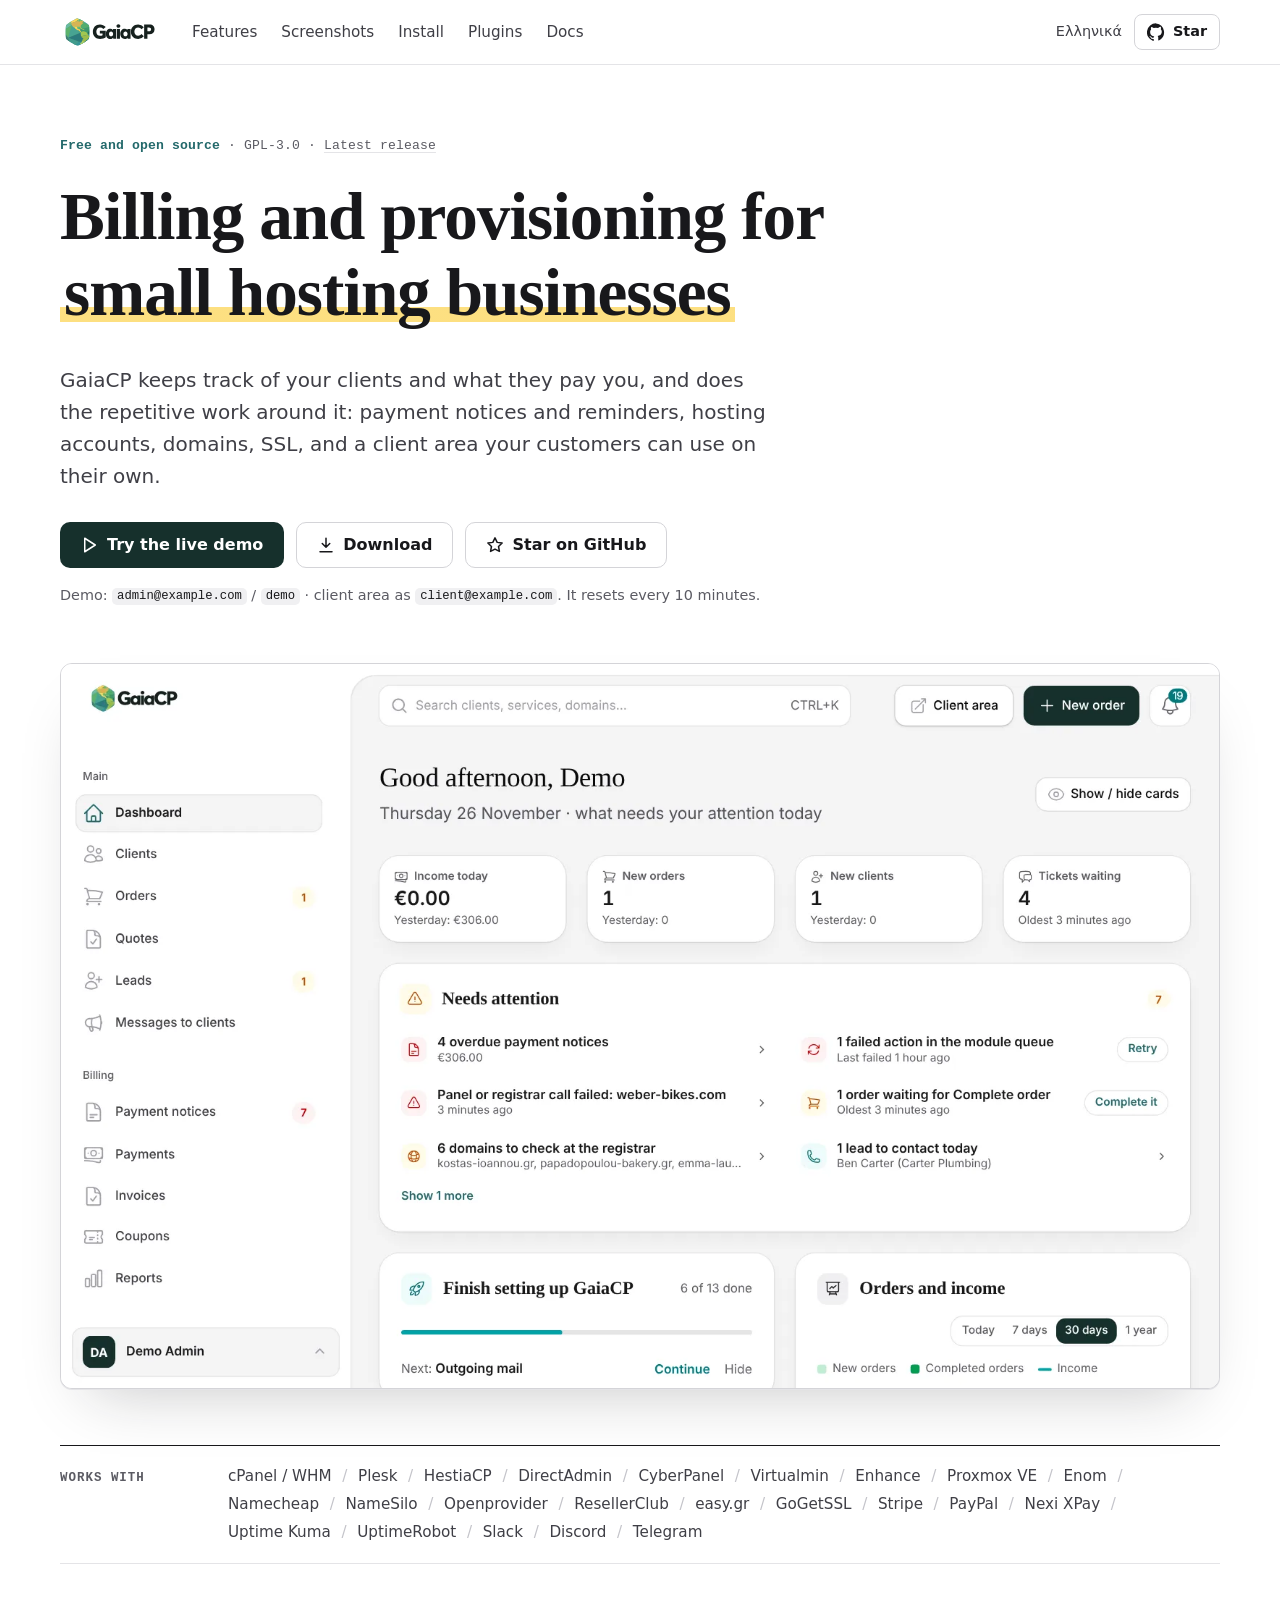
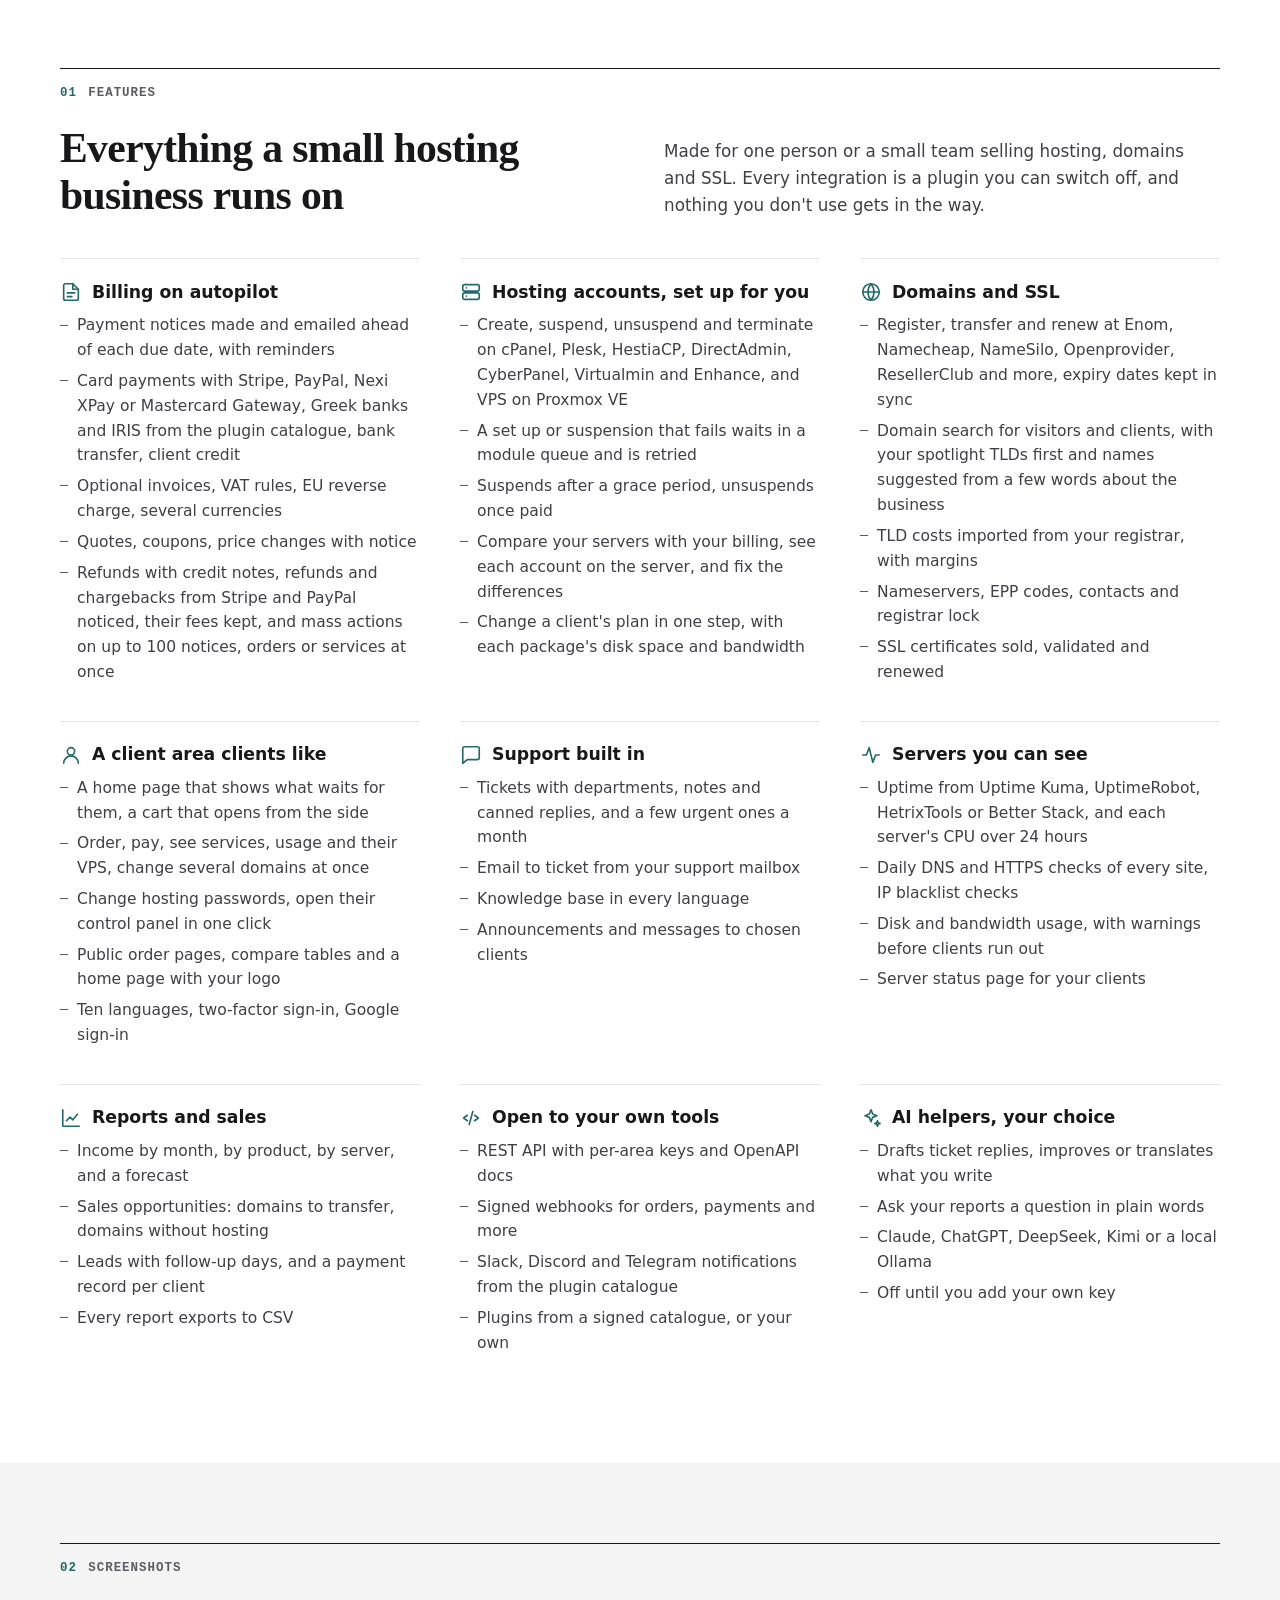
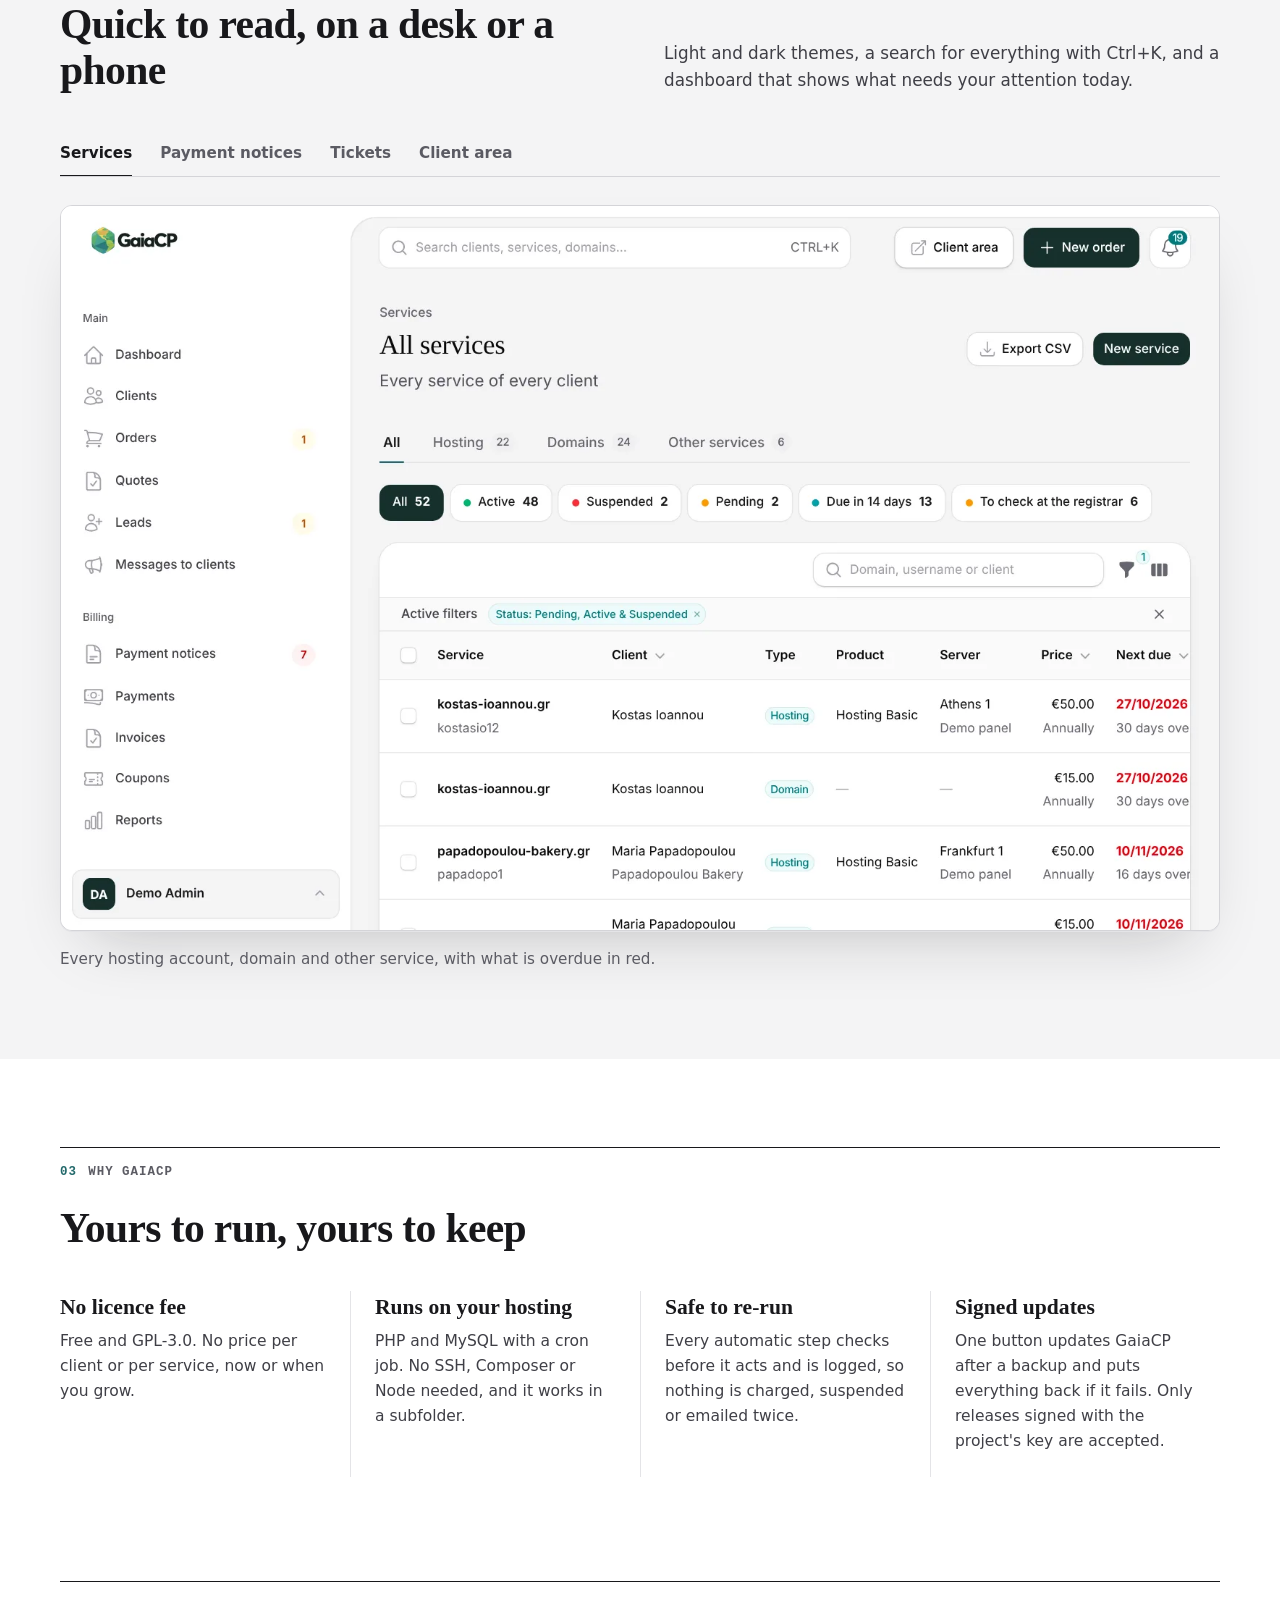
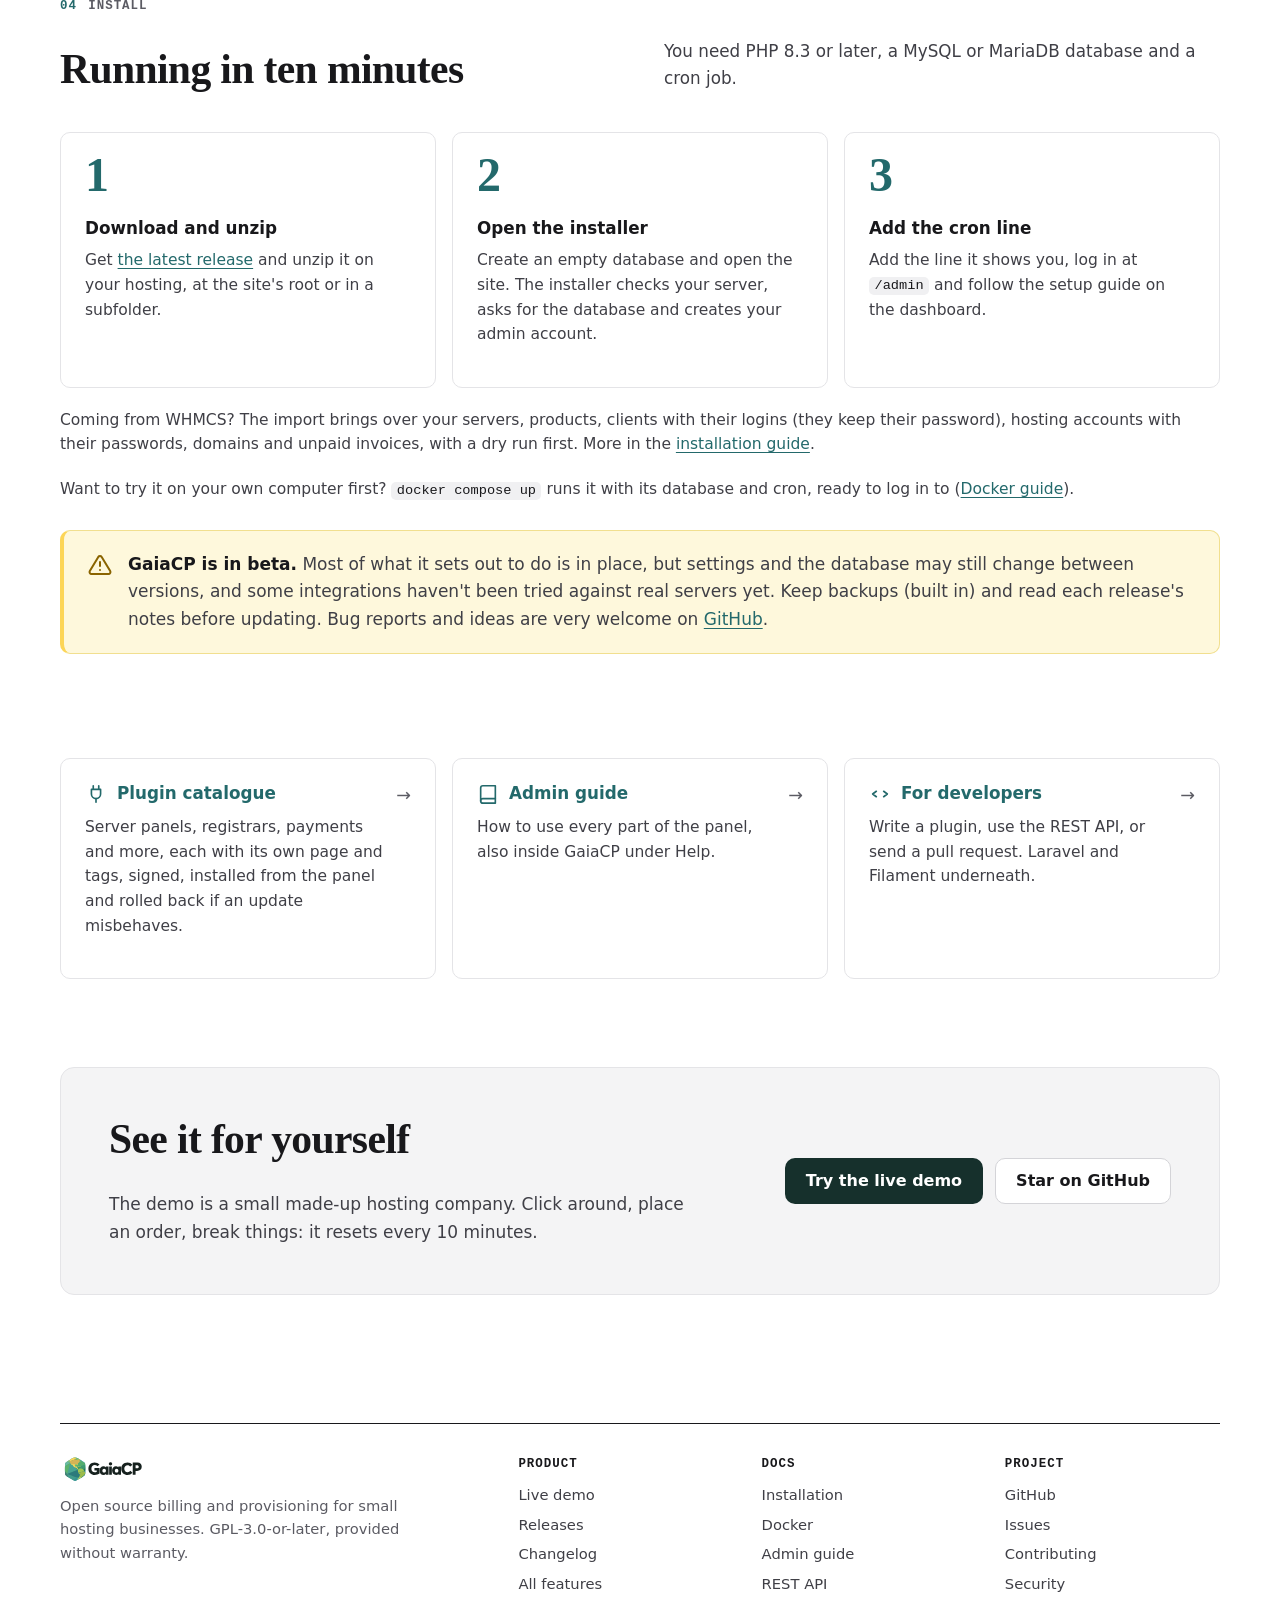
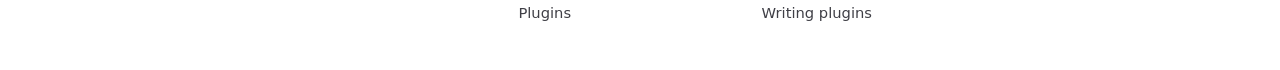
<file: index.html>
<!doctype html>
<html lang="en">
<head>
<meta charset="utf-8">
<meta name="viewport" content="width=device-width, initial-scale=1">
<title>GaiaCP: open source billing for hosting businesses</title>
<meta name="description" content="GaiaCP is a free, open source billing and provisioning panel for small hosting businesses: payment notices, cPanel, Plesk and more, domains, SSL, a client area and support tickets. Self-hosted, GPL-3.0.">
<link rel="canonical" href="https://gaiacp.digital/">
<link rel="alternate" hreflang="en" href="https://gaiacp.digital/">
<link rel="alternate" hreflang="el" href="https://gaiacp.digital/el/">
<link rel="alternate" hreflang="x-default" href="https://gaiacp.digital/">
<meta name="theme-color" content="#ffffff">
<meta name="color-scheme" content="light">
<meta property="og:type" content="website">
<meta property="og:title" content="GaiaCP: open source billing for hosting businesses">
<meta property="og:description" content="Billing, provisioning, domains and a client area for one person or a small team selling hosting. Self-hosted, GPL-3.0.">
<meta property="og:url" content="https://gaiacp.digital/">
<meta property="og:image" content="https://gaiacp.digital/assets/img/social.png">
<meta name="twitter:card" content="summary_large_image">
<link rel="icon" href="/assets/img/mark.svg" type="image/svg+xml">
<link rel="apple-touch-icon" href="/assets/img/apple-touch-icon.png">
<link rel="stylesheet" href="/assets/style.css">
<script src="/assets/site.js" defer></script>
<script type="application/ld+json">
{"@context":"https://schema.org","@type":"SoftwareApplication","name":"GaiaCP","applicationCategory":"BusinessApplication","operatingSystem":"Linux, PHP 8.3+","license":"https://www.gnu.org/licenses/gpl-3.0.html","url":"https://gaiacp.digital/","downloadUrl":"https://github.com/tetterip/GaiaCP/releases/latest","offers":{"@type":"Offer","price":"0","priceCurrency":"EUR"}}
</script>
</head>
<body>
<a class="skip" href="#main">Skip to content</a>

<header class="top">
    <div class="wrap">
        <a class="brand" href="/" aria-label="GaiaCP home">
            <img class="logo-light" src="/assets/img/logo.svg" alt="GaiaCP" width="120" height="30">
        </a>
        <nav class="nav" aria-label="Sections">
            <a href="#features">Features</a>
            <a href="#screenshots">Screenshots</a>
            <a href="#install">Install</a>
            <a href="https://plugins.gaiacp.digital">Plugins</a>
            <a href="https://github.com/tetterip/GaiaCP/blob/main/docs/admin-guide/README.md">Docs</a>
        </nav>
        <div class="top-end">
            <a class="lang" href="/el/" hreflang="el" lang="el">Ελληνικά</a>
            <a class="btn btn-ghost btn-small btn-star" href="https://github.com/tetterip/GaiaCP">
                <svg viewBox="0 0 24 24" fill="currentColor" aria-hidden="true"><path d="M12 .5a12 12 0 0 0-3.8 23.4c.6.1.8-.3.8-.6v-2c-3.3.7-4-1.6-4-1.6-.6-1.4-1.4-1.8-1.4-1.8-1-.7.1-.7.1-.7 1.2.1 1.8 1.2 1.8 1.2 1 1.8 2.8 1.3 3.5 1 .1-.8.4-1.3.7-1.6-2.7-.3-5.5-1.3-5.5-6 0-1.2.5-2.3 1.3-3.1-.2-.4-.6-1.6.1-3.2 0 0 1-.3 3.3 1.2a11.5 11.5 0 0 1 6 0C17.3 4.6 18.3 5 18.3 5c.7 1.6.2 2.8.1 3.2.8.8 1.3 1.9 1.3 3.1 0 4.6-2.8 5.6-5.5 5.9.4.4.8 1.1.8 2.2v3.3c0 .3.2.7.8.6A12 12 0 0 0 12 .5Z"/></svg>
                <span class="label">Star</span>
                <span class="count" data-stars></span>
            </a>
        </div>
    </div>
</header>

<main id="main">

<section class="hero">
    <div class="wrap">
        <p class="pill"><b>Free and open source</b> · GPL-3.0 · <a href="https://github.com/tetterip/GaiaCP/releases/latest" title="What's new in this release"><span data-version>Latest release</span></a></p>
        <h1>Billing and provisioning for <em>small hosting businesses</em></h1>
        <p class="lead">GaiaCP keeps track of your clients and what they pay you, and does the repetitive work around it: payment notices and reminders, hosting accounts, domains, SSL, and a client area your customers can use on their own.</p>
        <div class="actions">
            <a class="btn btn-primary" href="https://demo.gaiacp.digital/admin">
                <svg viewBox="0 0 24 24" fill="none" stroke="currentColor" stroke-width="2" stroke-linecap="round" stroke-linejoin="round" aria-hidden="true"><path d="M5 3l14 9-14 9V3z"/></svg>
                Try the live demo
            </a>
            <a class="btn btn-ghost" href="https://github.com/tetterip/GaiaCP/releases/latest" data-download>
                <svg viewBox="0 0 24 24" fill="none" stroke="currentColor" stroke-width="2" stroke-linecap="round" stroke-linejoin="round" aria-hidden="true"><path d="M12 3v12m0 0l-5-5m5 5l5-5M4 21h16"/></svg>
                Download
            </a>
            <a class="btn btn-ghost" href="https://github.com/tetterip/GaiaCP">
                <svg viewBox="0 0 24 24" fill="none" stroke="currentColor" stroke-width="2" stroke-linejoin="round" aria-hidden="true"><path d="M12 2.5l2.9 6 6.6.9-4.8 4.6 1.2 6.5L12 17.4l-5.9 3.1 1.2-6.5-4.8-4.6 6.6-.9z"/></svg>
                Star on GitHub <span class="count" data-stars></span>
            </a>
        </div>
        <p class="hint">Demo: <code>admin@example.com</code> / <code>demo</code> · client area as <code>client@example.com</code>. It resets every 10 minutes.</p>

        <div class="frame">
            <picture>
                <img src="/assets/img/dashboard-light.webp?v=0.13" alt="The GaiaCP admin dashboard: today at a glance and what needs attention" width="1600" height="1000">
            </picture>
        </div>
    </div>
</section>

<section class="strip" aria-label="Works with">
    <div class="wrap">
        <p>Works with</p>
        <ul>
            <li>cPanel / WHM</li><li>Plesk</li><li>HestiaCP</li><li>DirectAdmin</li><li>CyberPanel</li><li>Virtualmin</li>
            <li>Enhance</li><li>Proxmox VE</li><li>Enom</li><li>Namecheap</li><li>NameSilo</li><li>Openprovider</li>
            <li>ResellerClub</li><li>easy.gr</li><li>GoGetSSL</li><li>Stripe</li><li>PayPal</li><li>Nexi XPay</li>
            <li>Uptime Kuma</li><li>UptimeRobot</li><li>Slack</li><li>Discord</li><li>Telegram</li>
        </ul>
    </div>
</section>

<section class="section" id="features">
    <div class="wrap">
        <div class="section-head">
            <span class="eyebrow">Features</span>
            <h2>Everything a small hosting business runs on</h2>
            <p>Made for one person or a small team selling hosting, domains and SSL. Every integration is a plugin you can switch off, and nothing you don't use gets in the way.</p>
        </div>
        <div class="grid">
            <article class="card">
                <h3><span class="icon"><svg viewBox="0 0 24 24" fill="none" stroke="currentColor" stroke-width="1.8" stroke-linecap="round" stroke-linejoin="round" aria-hidden="true"><path d="M14 3H6a2 2 0 0 0-2 2v14a2 2 0 0 0 2 2h12a2 2 0 0 0 2-2V9z"/><path d="M14 3v6h6M8 13h8M8 17h5"/></svg></span>Billing on autopilot</h3>
                <ul>
                    <li>Payment notices made and emailed ahead of each due date, with reminders</li>
                    <li>Card payments with Stripe, PayPal, Nexi XPay or Mastercard Gateway, Greek banks and IRIS from the plugin catalogue, bank transfer, client credit</li>
                    <li>Optional invoices, VAT rules, EU reverse charge, several currencies</li>
                    <li>Quotes, coupons, price changes with notice</li>
                    <li>Refunds with credit notes, refunds and chargebacks from Stripe and PayPal noticed, their fees kept, and mass actions on up to 100 notices, orders or services at once</li>
                </ul>
            </article>
            <article class="card">
                <h3><span class="icon"><svg viewBox="0 0 24 24" fill="none" stroke="currentColor" stroke-width="1.8" stroke-linecap="round" stroke-linejoin="round" aria-hidden="true"><rect x="3" y="4" width="18" height="7" rx="2"/><rect x="3" y="13" width="18" height="7" rx="2"/><path d="M7 7.5h.01M7 16.5h.01"/></svg></span>Hosting accounts, set up for you</h3>
                <ul>
                    <li>Create, suspend, unsuspend and terminate on cPanel, Plesk, HestiaCP, DirectAdmin, CyberPanel, Virtualmin and Enhance, and VPS on Proxmox VE</li>
                    <li>A set up or suspension that fails waits in a module queue and is retried</li>
                    <li>Suspends after a grace period, unsuspends once paid</li>
                    <li>Compare your servers with your billing, see each account on the server, and fix the differences</li>
                    <li>Change a client's plan in one step, with each package's disk space and bandwidth</li>
                </ul>
            </article>
            <article class="card">
                <h3><span class="icon"><svg viewBox="0 0 24 24" fill="none" stroke="currentColor" stroke-width="1.8" stroke-linecap="round" stroke-linejoin="round" aria-hidden="true"><circle cx="12" cy="12" r="9"/><path d="M3 12h18M12 3a14 14 0 0 1 0 18M12 3a14 14 0 0 0 0 18"/></svg></span>Domains and SSL</h3>
                <ul>
                    <li>Register, transfer and renew at Enom, Namecheap, NameSilo, Openprovider, ResellerClub and more, expiry dates kept in sync</li>
                    <li>Domain search for visitors and clients, with your spotlight TLDs first and names suggested from a few words about the business</li>
                    <li>TLD costs imported from your registrar, with margins</li>
                    <li>Nameservers, EPP codes, contacts and registrar lock</li>
                    <li>SSL certificates sold, validated and renewed</li>
                </ul>
            </article>
            <article class="card">
                <h3><span class="icon"><svg viewBox="0 0 24 24" fill="none" stroke="currentColor" stroke-width="1.8" stroke-linecap="round" stroke-linejoin="round" aria-hidden="true"><circle cx="12" cy="8" r="4"/><path d="M4 21a8 8 0 0 1 16 0"/></svg></span>A client area clients like</h3>
                <ul>
                    <li>A home page that shows what waits for them, a cart that opens from the side</li>
                    <li>Order, pay, see services, usage and their VPS, change several domains at once</li>
                    <li>Change hosting passwords, open their control panel in one click</li>
                    <li>Public order pages, compare tables and a home page with your logo</li>
                    <li>Ten languages, two-factor sign-in, Google sign-in</li>
                </ul>
            </article>
            <article class="card">
                <h3><span class="icon"><svg viewBox="0 0 24 24" fill="none" stroke="currentColor" stroke-width="1.8" stroke-linecap="round" stroke-linejoin="round" aria-hidden="true"><path d="M21 15a2 2 0 0 1-2 2H8l-5 4V5a2 2 0 0 1 2-2h14a2 2 0 0 1 2 2z"/></svg></span>Support built in</h3>
                <ul>
                    <li>Tickets with departments, notes and canned replies, and a few urgent ones a month</li>
                    <li>Email to ticket from your support mailbox</li>
                    <li>Knowledge base in every language</li>
                    <li>Announcements and messages to chosen clients</li>
                </ul>
            </article>
            <article class="card">
                <h3><span class="icon"><svg viewBox="0 0 24 24" fill="none" stroke="currentColor" stroke-width="1.8" stroke-linecap="round" stroke-linejoin="round" aria-hidden="true"><path d="M3 12h4l3-8 4 16 3-8h4"/></svg></span>Servers you can see</h3>
                <ul>
                    <li>Uptime from Uptime Kuma, UptimeRobot, HetrixTools or Better Stack, and each server's CPU over 24 hours</li>
                    <li>Daily DNS and HTTPS checks of every site, IP blacklist checks</li>
                    <li>Disk and bandwidth usage, with warnings before clients run out</li>
                    <li>Server status page for your clients</li>
                </ul>
            </article>
            <article class="card">
                <h3><span class="icon"><svg viewBox="0 0 24 24" fill="none" stroke="currentColor" stroke-width="1.8" stroke-linecap="round" stroke-linejoin="round" aria-hidden="true"><path d="M3 3v18h18"/><path d="M7 15l4-4 3 3 5-6"/></svg></span>Reports and sales</h3>
                <ul>
                    <li>Income by month, by product, by server, and a forecast</li>
                    <li>Sales opportunities: domains to transfer, domains without hosting</li>
                    <li>Leads with follow-up days, and a payment record per client</li>
                    <li>Every report exports to CSV</li>
                </ul>
            </article>
            <article class="card">
                <h3><span class="icon"><svg viewBox="0 0 24 24" fill="none" stroke="currentColor" stroke-width="1.8" stroke-linecap="round" stroke-linejoin="round" aria-hidden="true"><path d="M8 9l-4 3 4 3M16 9l4 3-4 3M14 5l-4 14"/></svg></span>Open to your own tools</h3>
                <ul>
                    <li>REST API with per-area keys and OpenAPI docs</li>
                    <li>Signed webhooks for orders, payments and more</li>
                    <li>Slack, Discord and Telegram notifications from the plugin catalogue</li>
                    <li>Plugins from a signed catalogue, or your own</li>
                </ul>
            </article>
            <article class="card">
                <h3><span class="icon"><svg viewBox="0 0 24 24" fill="none" stroke="currentColor" stroke-width="1.8" stroke-linecap="round" stroke-linejoin="round" aria-hidden="true"><path d="M12 3l1.8 4.7L18.5 9.5l-4.7 1.8L12 16l-1.8-4.7L5.5 9.5l4.7-1.8z"/><path d="M19 15l.8 2.2 2.2.8-2.2.8L19 21l-.8-2.2L16 18l2.2-.8z"/></svg></span>AI helpers, your choice</h3>
                <ul>
                    <li>Drafts ticket replies, improves or translates what you write</li>
                    <li>Ask your reports a question in plain words</li>
                    <li>Claude, ChatGPT, DeepSeek, Kimi or a local Ollama</li>
                    <li>Off until you add your own key</li>
                </ul>
            </article>
        </div>
    </div>
</section>

<section class="section" id="screenshots">
    <div class="wrap">
        <div class="section-head">
            <span class="eyebrow">Screenshots</span>
            <h2>Quick to read, on a desk or a phone</h2>
            <p>Light and dark themes, a search for everything with Ctrl+K, and a dashboard that shows what needs your attention today.</p>
        </div>
        <div class="tabs" role="tablist" aria-label="Screenshots">
            <button class="tab" role="tab" id="tab-services" aria-controls="shot-services">Services</button>
            <button class="tab" role="tab" id="tab-notices" aria-controls="shot-notices">Payment notices</button>
            <button class="tab" role="tab" id="tab-tickets" aria-controls="shot-tickets">Tickets</button>
            <button class="tab" role="tab" id="tab-client" aria-controls="shot-client">Client area</button>
        </div>
        <figure class="shot" id="shot-services" role="tabpanel" aria-labelledby="tab-services">
            <div class="frame">
                <picture>
                    <img src="/assets/img/services-light.webp?v=0.13" alt="All services with their client, server, price and next due date" width="1600" height="1000" loading="lazy">
                </picture>
            </div>
            <figcaption>Every hosting account, domain and other service, with what is overdue in red.</figcaption>
        </figure>
        <figure class="shot" id="shot-notices" role="tabpanel" aria-labelledby="tab-notices">
            <div class="frame">
                <picture>
                    <img src="/assets/img/notices-light.webp?v=0.13" alt="Payment notices, one per client and due date" width="1600" height="1000" loading="lazy">
                </picture>
            </div>
            <figcaption>One payment notice per client and due date, made and emailed by the daily run.</figcaption>
        </figure>
        <figure class="shot" id="shot-tickets" role="tabpanel" aria-labelledby="tab-tickets">
            <div class="frame">
                <picture>
                    <img src="/assets/img/tickets-light.webp?v=0.13" alt="Support tickets waiting for a reply" width="1600" height="1000" loading="lazy">
                </picture>
            </div>
            <figcaption>Support tickets next to the client's services and payments.</figcaption>
        </figure>
        <figure class="shot" id="shot-client" role="tabpanel" aria-labelledby="tab-client">
            <div class="client-pair">
                <div class="frame">
                    <img src="/assets/img/client-home-desk.webp?v=0.13" alt="The client area home page with the amount to pay" width="1600" height="1000" loading="lazy">
                </div>
                <div class="phone">
                    <img src="/assets/img/client-home-phone.webp?v=0.13" alt="The client area on a phone" width="780" height="1688" loading="lazy">
                </div>
            </div>
            <figcaption>Your clients pay, order and ask for help in a client area with your name and logo.</figcaption>
        </figure>
    </div>
</section>

<section class="section" id="why">
    <div class="wrap">
        <div class="section-head">
            <span class="eyebrow">Why GaiaCP</span>
            <h2>Yours to run, yours to keep</h2>
        </div>
        <div class="why">
            <div class="card"><b>No licence fee</b><p>Free and GPL-3.0. No price per client or per service, now or when you grow.</p></div>
            <div class="card"><b>Runs on your hosting</b><p>PHP and MySQL with a cron job. No SSH, Composer or Node needed, and it works in a subfolder.</p></div>
            <div class="card"><b>Safe to re-run</b><p>Every automatic step checks before it acts and is logged, so nothing is charged, suspended or emailed twice.</p></div>
            <div class="card"><b>Signed updates</b><p>One button updates GaiaCP after a backup and puts everything back if it fails. Only releases signed with the project's key are accepted.</p></div>
        </div>
    </div>
</section>

<section class="section" id="install">
    <div class="wrap">
        <div class="section-head">
            <span class="eyebrow">Install</span>
            <h2>Running in ten minutes</h2>
            <p>You need PHP 8.3 or later, a MySQL or MariaDB database and a cron job.</p>
        </div>
        <ol class="steps">
            <li class="card"><h3>Download and unzip</h3><p>Get <a href="https://github.com/tetterip/GaiaCP/releases/latest" data-download>the latest release</a> and unzip it on your hosting, at the site's root or in a subfolder.</p></li>
            <li class="card"><h3>Open the installer</h3><p>Create an empty database and open the site. The installer checks your server, asks for the database and creates your admin account.</p></li>
            <li class="card"><h3>Add the cron line</h3><p>Add the line it shows you, log in at <code>/admin</code> and follow the setup guide on the dashboard.</p></li>
        </ol>
        <p class="note">Coming from WHMCS? The import brings over your servers, products, clients with their logins (they keep their password), hosting accounts with their passwords, domains and unpaid invoices, with a dry run first. More in the <a href="https://github.com/tetterip/GaiaCP/blob/main/docs/installation.md">installation guide</a>.</p>
        <p class="note">Want to try it on your own computer first? <code>docker compose up</code> runs it with its database and cron, ready to log in to (<a href="https://github.com/tetterip/GaiaCP/blob/main/docs/docker.md">Docker guide</a>).</p>

        <div class="alpha">
            <svg viewBox="0 0 24 24" fill="none" stroke="currentColor" stroke-width="2" stroke-linecap="round" stroke-linejoin="round" aria-hidden="true"><path d="M12 9v4M12 17h.01"/><path d="M10.3 3.9L1.8 18a2 2 0 0 0 1.7 3h17a2 2 0 0 0 1.7-3L13.7 3.9a2 2 0 0 0-3.4 0z"/></svg>
            <p><strong>GaiaCP is in beta.</strong> Most of what it sets out to do is in place, but settings and the database may still change between versions, and some integrations haven't been tried against real servers yet. Keep backups (built in) and read each release's notes before updating. Bug reports and ideas are very welcome on <a href="https://github.com/tetterip/GaiaCP/issues">GitHub</a>.</p>
        </div>
    </div>
</section>

<section class="section" id="more">
    <div class="wrap">
        <div class="grid">
            <a class="card card-link" href="https://plugins.gaiacp.digital">
                <h3><span class="icon"><svg viewBox="0 0 24 24" fill="none" stroke="currentColor" stroke-width="1.8" stroke-linecap="round" stroke-linejoin="round" aria-hidden="true"><path d="M9 3v4M15 3v4M7 7h10v5a5 5 0 0 1-10 0z"/><path d="M12 17v4"/></svg></span>Plugin catalogue</h3>
                <p>Server panels, registrars, payments and more, each with its own page and tags, signed, installed from the panel and rolled back if an update misbehaves.</p>
            </a>
            <a class="card card-link" href="https://github.com/tetterip/GaiaCP/blob/main/docs/admin-guide/README.md">
                <h3><span class="icon"><svg viewBox="0 0 24 24" fill="none" stroke="currentColor" stroke-width="1.8" stroke-linecap="round" stroke-linejoin="round" aria-hidden="true"><path d="M4 19.5A2.5 2.5 0 0 1 6.5 17H20V3H6.5A2.5 2.5 0 0 0 4 5.5z"/><path d="M4 19.5A2.5 2.5 0 0 0 6.5 22H20v-5"/></svg></span>Admin guide</h3>
                <p>How to use every part of the panel, also inside GaiaCP under Help.</p>
            </a>
            <a class="card card-link" href="https://github.com/tetterip/GaiaCP/blob/main/docs/writing-plugins.md">
                <h3><span class="icon"><svg viewBox="0 0 24 24" fill="none" stroke="currentColor" stroke-width="1.8" stroke-linecap="round" stroke-linejoin="round" aria-hidden="true"><path d="M8 9l-4 3 4 3M16 9l4 3-4 3"/></svg></span>For developers</h3>
                <p>Write a plugin, use the REST API, or send a pull request. Laravel and Filament underneath.</p>
            </a>
        </div>

        <div class="cta">
            <h2>See it for yourself</h2>
            <p>The demo is a small made-up hosting company. Click around, place an order, break things: it resets every 10 minutes.</p>
            <div class="actions">
                <a class="btn btn-primary" href="https://demo.gaiacp.digital/admin">Try the live demo</a>
                <a class="btn btn-ghost" href="https://github.com/tetterip/GaiaCP">Star on GitHub <span class="count" data-stars></span></a>
            </div>
        </div>
    </div>
</section>

</main>

<footer class="foot">
    <div class="wrap">
        <div class="about">
            <img class="logo-light" src="/assets/img/logo.svg" alt="GaiaCP" width="104" height="26">
            <p>Open source billing and provisioning for small hosting businesses. GPL-3.0-or-later, provided without warranty.</p>
        </div>
        <div>
            <h4>Product</h4>
            <ul>
                <li><a href="https://demo.gaiacp.digital/admin">Live demo</a></li>
                <li><a href="https://github.com/tetterip/GaiaCP/releases">Releases</a></li>
                <li><a href="https://github.com/tetterip/GaiaCP/blob/main/CHANGELOG.md">Changelog</a></li>
                <li><a href="https://github.com/tetterip/GaiaCP/blob/main/docs/features.md">All features</a></li>
                <li><a href="https://plugins.gaiacp.digital">Plugins</a></li>
            </ul>
        </div>
        <div>
            <h4>Docs</h4>
            <ul>
                <li><a href="https://github.com/tetterip/GaiaCP/blob/main/docs/installation.md">Installation</a></li>
                <li><a href="https://github.com/tetterip/GaiaCP/blob/main/docs/docker.md">Docker</a></li>
                <li><a href="https://github.com/tetterip/GaiaCP/blob/main/docs/admin-guide/README.md">Admin guide</a></li>
                <li><a href="https://github.com/tetterip/GaiaCP/blob/main/docs/using-the-api.md">REST API</a></li>
                <li><a href="https://github.com/tetterip/GaiaCP/blob/main/docs/writing-plugins.md">Writing plugins</a></li>
            </ul>
        </div>
        <div>
            <h4>Project</h4>
            <ul>
                <li><a href="https://github.com/tetterip/GaiaCP">GitHub</a></li>
                <li><a href="https://github.com/tetterip/GaiaCP/issues">Issues</a></li>
                <li><a href="https://github.com/tetterip/GaiaCP/blob/main/CONTRIBUTING.md">Contributing</a></li>
                <li><a href="https://github.com/tetterip/GaiaCP/blob/main/SECURITY.md">Security</a></li>
            </ul>
        </div>
    </div>
</footer>
</body>
</html>
</file>
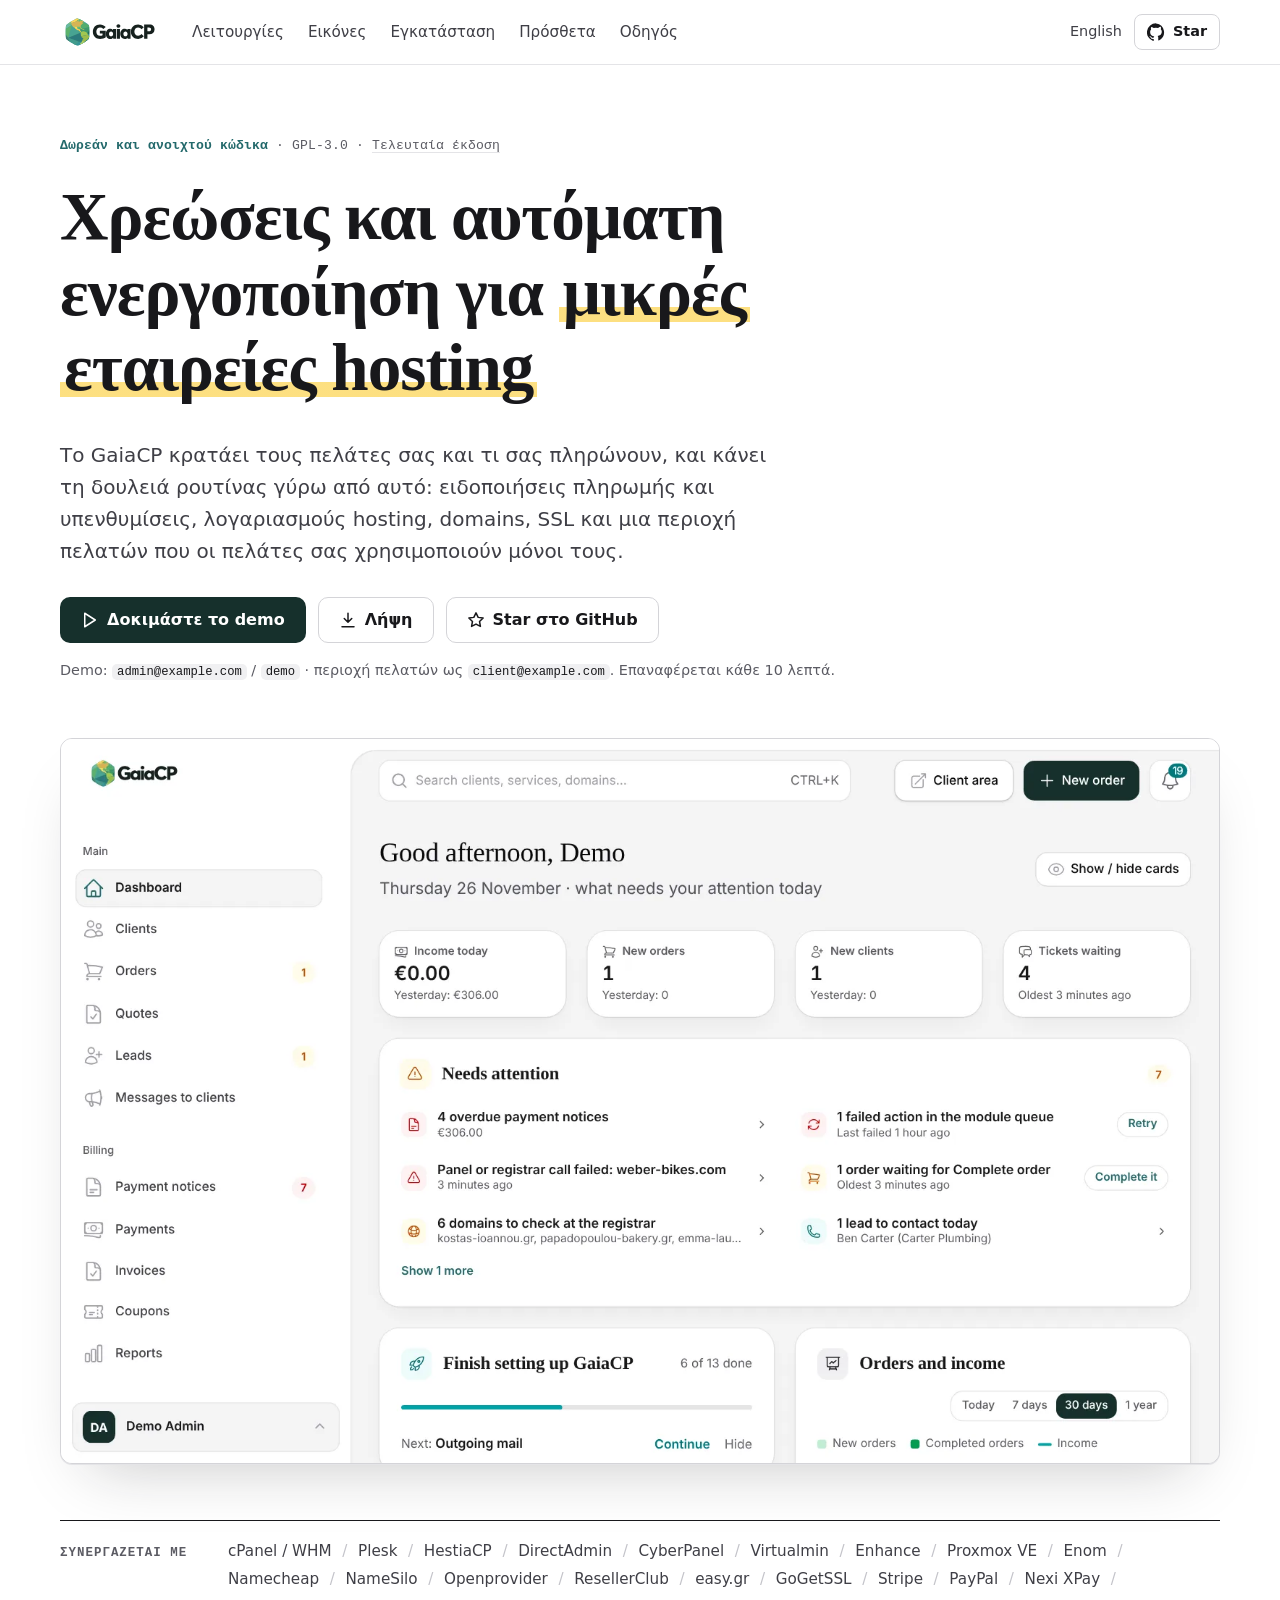
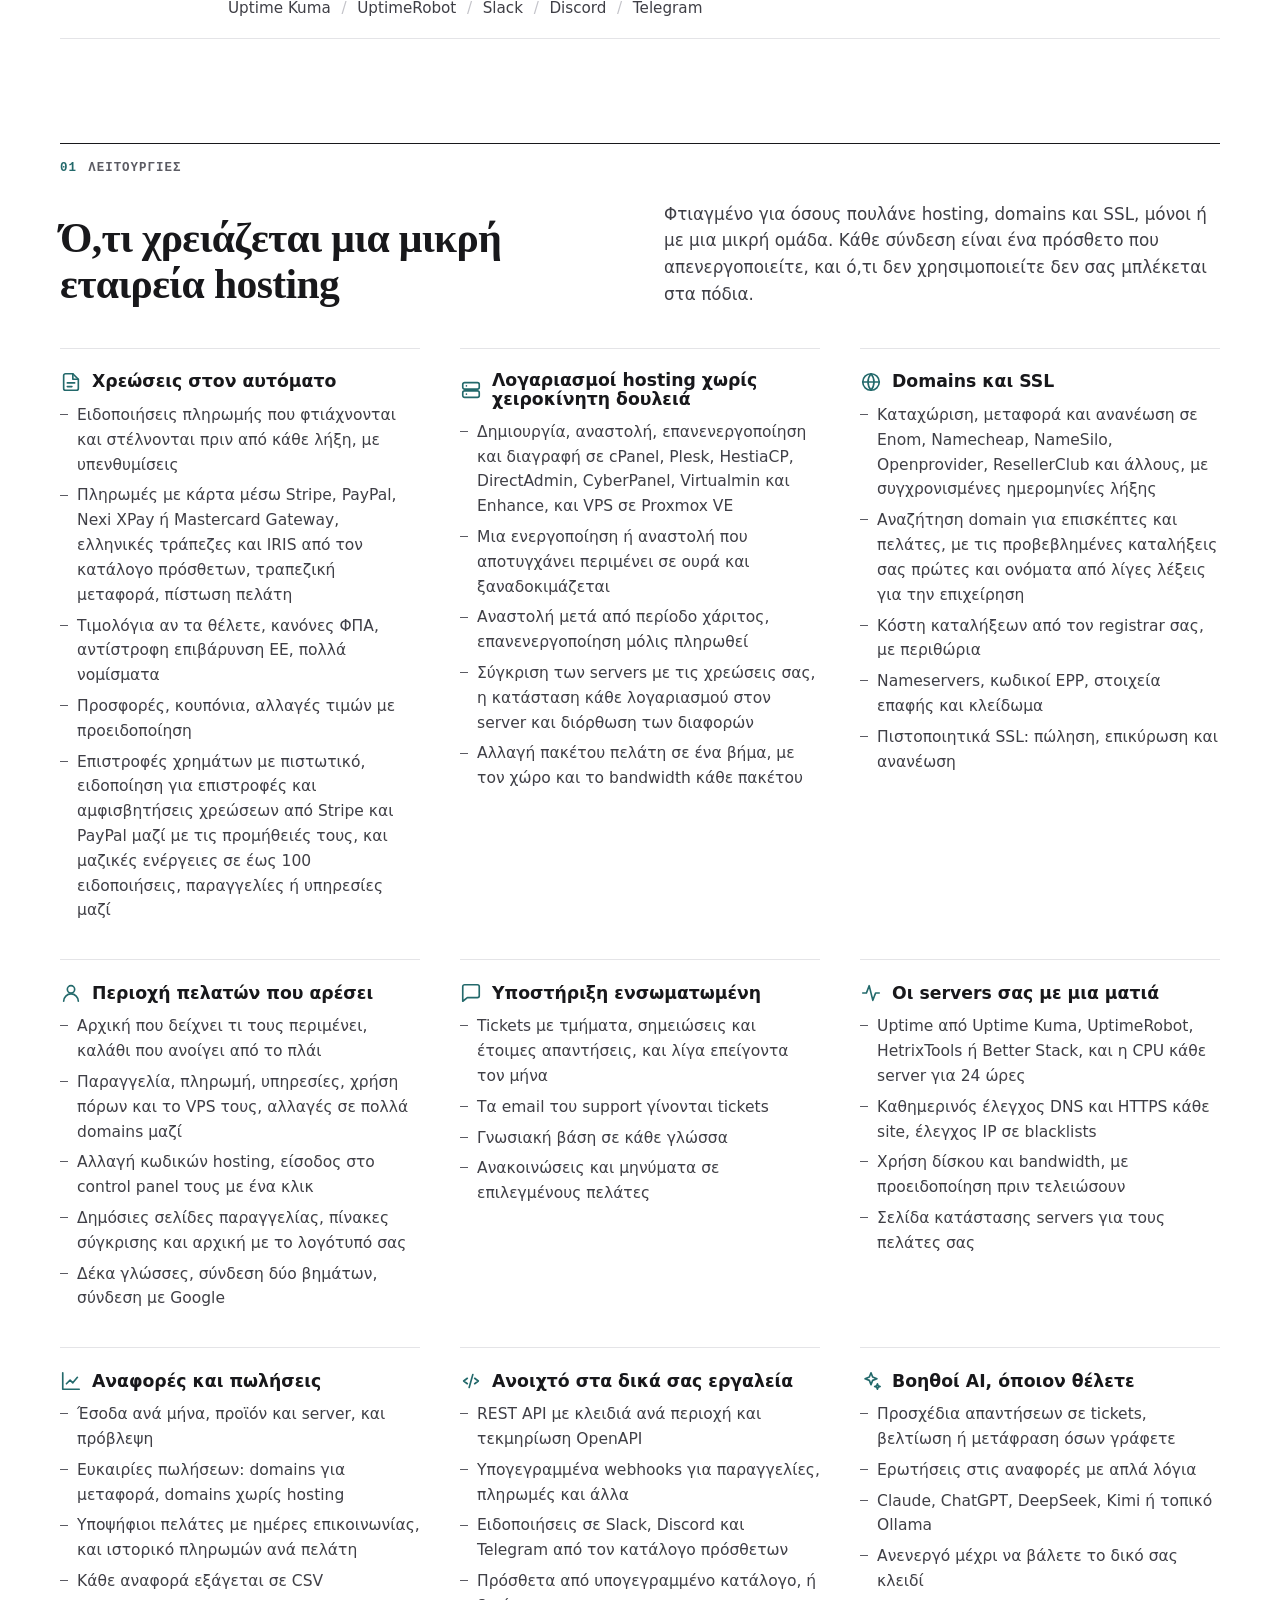
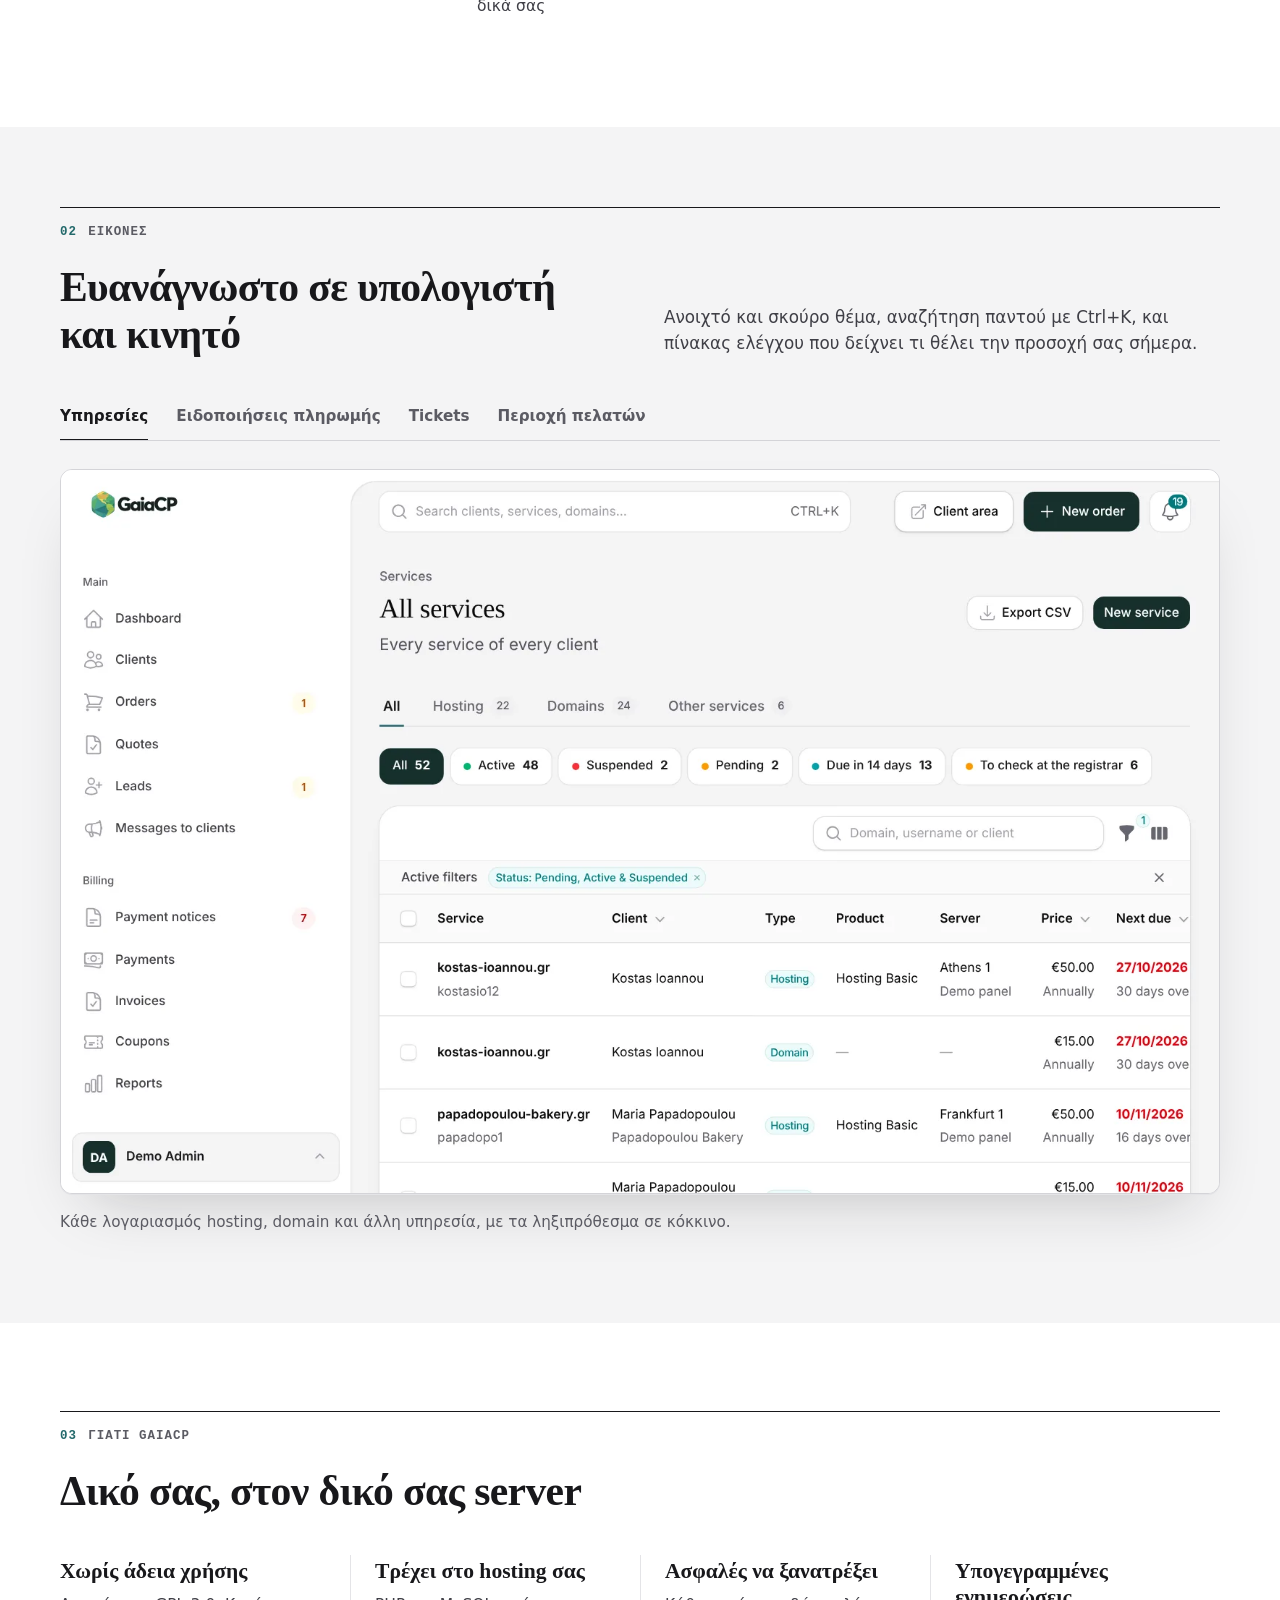
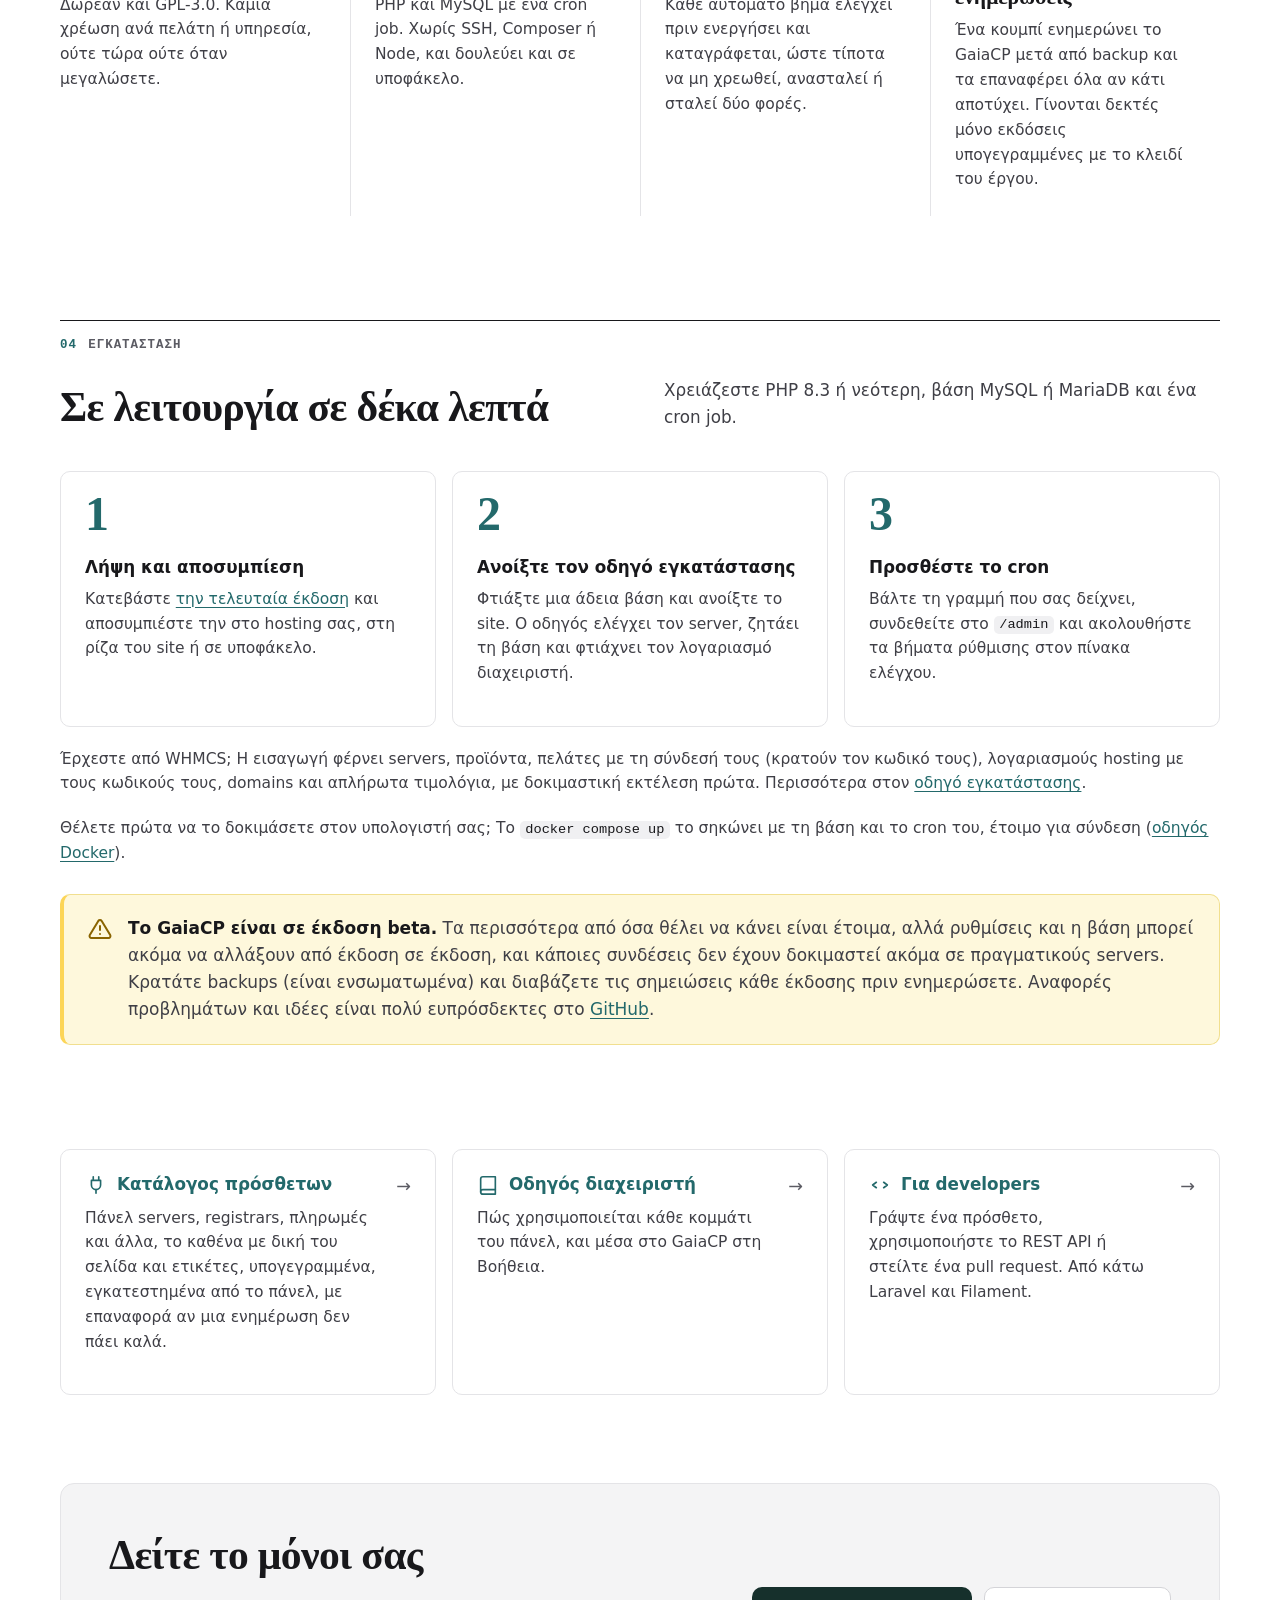
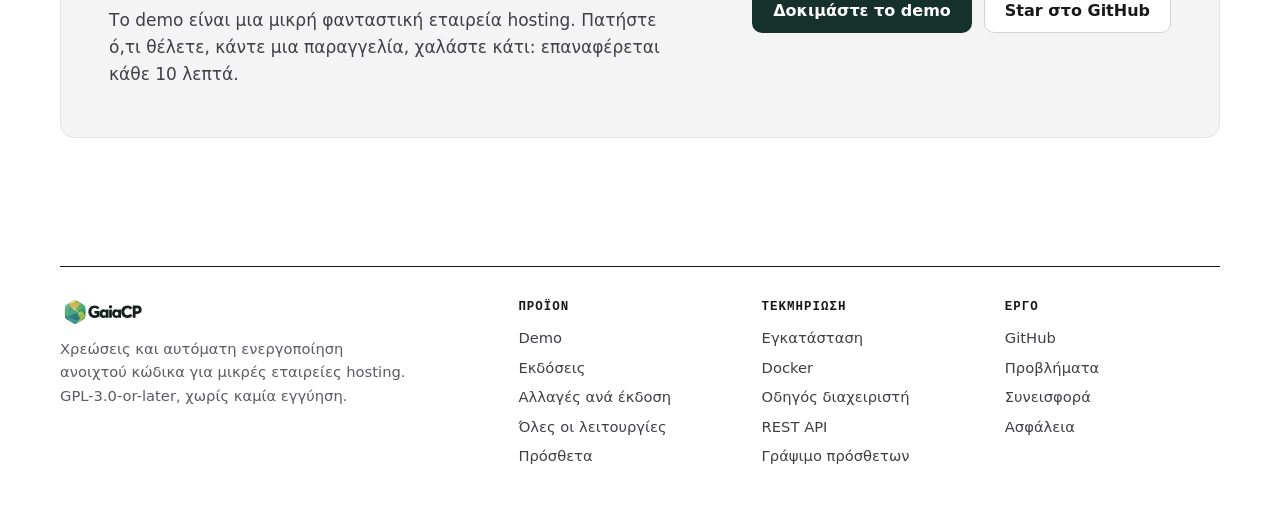
<file: el/index.html>
<!doctype html>
<html lang="el">
<head>
<meta charset="utf-8">
<meta name="viewport" content="width=device-width, initial-scale=1">
<title>GaiaCP: χρεώσεις ανοιχτού κώδικα για εταιρείες hosting</title>
<meta name="description" content="Το GaiaCP είναι δωρεάν πάνελ χρεώσεων και αυτόματης ενεργοποίησης ανοιχτού κώδικα για μικρές εταιρείες hosting: ειδοποιήσεις πληρωμής, cPanel, Plesk και άλλα, domains, SSL, περιοχή πελατών και tickets. Στον δικό σας server, GPL-3.0.">
<link rel="canonical" href="https://gaiacp.digital/el/">
<link rel="alternate" hreflang="en" href="https://gaiacp.digital/">
<link rel="alternate" hreflang="el" href="https://gaiacp.digital/el/">
<link rel="alternate" hreflang="x-default" href="https://gaiacp.digital/">
<meta name="theme-color" content="#ffffff">
<meta name="color-scheme" content="light">
<meta property="og:type" content="website">
<meta property="og:title" content="GaiaCP: χρεώσεις ανοιχτού κώδικα για εταιρείες hosting">
<meta property="og:description" content="Χρεώσεις, αυτόματη ενεργοποίηση, domains και περιοχή πελατών για όσους πουλάνε hosting, μόνοι ή με μια μικρή ομάδα. GPL-3.0.">
<meta property="og:url" content="https://gaiacp.digital/el/">
<meta property="og:locale" content="el_GR">
<meta property="og:image" content="https://gaiacp.digital/assets/img/social.png">
<meta name="twitter:card" content="summary_large_image">
<link rel="icon" href="/assets/img/mark.svg" type="image/svg+xml">
<link rel="apple-touch-icon" href="/assets/img/apple-touch-icon.png">
<link rel="stylesheet" href="/assets/style.css">
<script src="/assets/site.js" defer></script>
<script type="application/ld+json">
{"@context":"https://schema.org","@type":"SoftwareApplication","name":"GaiaCP","applicationCategory":"BusinessApplication","operatingSystem":"Linux, PHP 8.3+","license":"https://www.gnu.org/licenses/gpl-3.0.html","url":"https://gaiacp.digital/","downloadUrl":"https://github.com/tetterip/GaiaCP/releases/latest","offers":{"@type":"Offer","price":"0","priceCurrency":"EUR"}}
</script>
</head>
<body>
<a class="skip" href="#main">Μετάβαση στο περιεχόμενο</a>

<header class="top">
    <div class="wrap">
        <a class="brand" href="/el/" aria-label="Αρχική GaiaCP">
            <img class="logo-light" src="/assets/img/logo.svg" alt="GaiaCP" width="120" height="30">
        </a>
        <nav class="nav" aria-label="Ενότητες">
            <a href="#features">Λειτουργίες</a>
            <a href="#screenshots">Εικόνες</a>
            <a href="#install">Εγκατάσταση</a>
            <a href="https://plugins.gaiacp.digital">Πρόσθετα</a>
            <a href="https://github.com/tetterip/GaiaCP/blob/main/docs/admin-guide/README.md">Οδηγός</a>
        </nav>
        <div class="top-end">
            <a class="lang" href="/" hreflang="en" lang="en">English</a>
            <a class="btn btn-ghost btn-small btn-star" href="https://github.com/tetterip/GaiaCP">
                <svg viewBox="0 0 24 24" fill="currentColor" aria-hidden="true"><path d="M12 .5a12 12 0 0 0-3.8 23.4c.6.1.8-.3.8-.6v-2c-3.3.7-4-1.6-4-1.6-.6-1.4-1.4-1.8-1.4-1.8-1-.7.1-.7.1-.7 1.2.1 1.8 1.2 1.8 1.2 1 1.8 2.8 1.3 3.5 1 .1-.8.4-1.3.7-1.6-2.7-.3-5.5-1.3-5.5-6 0-1.2.5-2.3 1.3-3.1-.2-.4-.6-1.6.1-3.2 0 0 1-.3 3.3 1.2a11.5 11.5 0 0 1 6 0C17.3 4.6 18.3 5 18.3 5c.7 1.6.2 2.8.1 3.2.8.8 1.3 1.9 1.3 3.1 0 4.6-2.8 5.6-5.5 5.9.4.4.8 1.1.8 2.2v3.3c0 .3.2.7.8.6A12 12 0 0 0 12 .5Z"/></svg>
                <span class="label">Star</span>
                <span class="count" data-stars></span>
            </a>
        </div>
    </div>
</header>

<main id="main">

<section class="hero">
    <div class="wrap">
        <p class="pill"><b>Δωρεάν και ανοιχτού κώδικα</b> · GPL-3.0 · <a href="https://github.com/tetterip/GaiaCP/releases/latest" title="Τι νέο έχει αυτή η έκδοση"><span data-version>Τελευταία έκδοση</span></a></p>
        <h1>Χρεώσεις και αυτόματη ενεργοποίηση για <em>μικρές εταιρείες hosting</em></h1>
        <p class="lead">Το GaiaCP κρατάει τους πελάτες σας και τι σας πληρώνουν, και κάνει τη δουλειά ρουτίνας γύρω από αυτό: ειδοποιήσεις πληρωμής και υπενθυμίσεις, λογαριασμούς hosting, domains, SSL και μια περιοχή πελατών που οι πελάτες σας χρησιμοποιούν μόνοι τους.</p>
        <div class="actions">
            <a class="btn btn-primary" href="https://demo.gaiacp.digital/admin">
                <svg viewBox="0 0 24 24" fill="none" stroke="currentColor" stroke-width="2" stroke-linecap="round" stroke-linejoin="round" aria-hidden="true"><path d="M5 3l14 9-14 9V3z"/></svg>
                Δοκιμάστε το demo
            </a>
            <a class="btn btn-ghost" href="https://github.com/tetterip/GaiaCP/releases/latest" data-download>
                <svg viewBox="0 0 24 24" fill="none" stroke="currentColor" stroke-width="2" stroke-linecap="round" stroke-linejoin="round" aria-hidden="true"><path d="M12 3v12m0 0l-5-5m5 5l5-5M4 21h16"/></svg>
                Λήψη
            </a>
            <a class="btn btn-ghost" href="https://github.com/tetterip/GaiaCP">
                <svg viewBox="0 0 24 24" fill="none" stroke="currentColor" stroke-width="2" stroke-linejoin="round" aria-hidden="true"><path d="M12 2.5l2.9 6 6.6.9-4.8 4.6 1.2 6.5L12 17.4l-5.9 3.1 1.2-6.5-4.8-4.6 6.6-.9z"/></svg>
                Star στο GitHub <span class="count" data-stars></span>
            </a>
        </div>
        <p class="hint">Demo: <code>admin@example.com</code> / <code>demo</code> · περιοχή πελατών ως <code>client@example.com</code>. Επαναφέρεται κάθε 10 λεπτά.</p>

        <div class="frame">
            <picture>
                <img src="/assets/img/dashboard-light.webp?v=0.13" alt="Ο πίνακας ελέγχου του GaiaCP: η μέρα με μια ματιά και ό,τι θέλει προσοχή" width="1600" height="1000">
            </picture>
        </div>
    </div>
</section>

<section class="strip" aria-label="Συνεργάζεται με">
    <div class="wrap">
        <p>Συνεργάζεται με</p>
        <ul>
            <li>cPanel / WHM</li><li>Plesk</li><li>HestiaCP</li><li>DirectAdmin</li><li>CyberPanel</li><li>Virtualmin</li>
            <li>Enhance</li><li>Proxmox VE</li><li>Enom</li><li>Namecheap</li><li>NameSilo</li><li>Openprovider</li>
            <li>ResellerClub</li><li>easy.gr</li><li>GoGetSSL</li><li>Stripe</li><li>PayPal</li><li>Nexi XPay</li>
            <li>Uptime Kuma</li><li>UptimeRobot</li><li>Slack</li><li>Discord</li><li>Telegram</li>
        </ul>
    </div>
</section>

<section class="section" id="features">
    <div class="wrap">
        <div class="section-head">
            <span class="eyebrow">Λειτουργίες</span>
            <h2>Ό,τι χρειάζεται μια μικρή εταιρεία hosting</h2>
            <p>Φτιαγμένο για όσους πουλάνε hosting, domains και SSL, μόνοι ή με μια μικρή ομάδα. Κάθε σύνδεση είναι ένα πρόσθετο που απενεργοποιείτε, και ό,τι δεν χρησιμοποιείτε δεν σας μπλέκεται στα πόδια.</p>
        </div>
        <div class="grid">
            <article class="card">
                <h3><span class="icon"><svg viewBox="0 0 24 24" fill="none" stroke="currentColor" stroke-width="1.8" stroke-linecap="round" stroke-linejoin="round" aria-hidden="true"><path d="M14 3H6a2 2 0 0 0-2 2v14a2 2 0 0 0 2 2h12a2 2 0 0 0 2-2V9z"/><path d="M14 3v6h6M8 13h8M8 17h5"/></svg></span>Χρεώσεις στον αυτόματο</h3>
                <ul>
                    <li>Ειδοποιήσεις πληρωμής που φτιάχνονται και στέλνονται πριν από κάθε λήξη, με υπενθυμίσεις</li>
                    <li>Πληρωμές με κάρτα μέσω Stripe, PayPal, Nexi XPay ή Mastercard Gateway, ελληνικές τράπεζες και IRIS από τον κατάλογο πρόσθετων, τραπεζική μεταφορά, πίστωση πελάτη</li>
                    <li>Τιμολόγια αν τα θέλετε, κανόνες ΦΠΑ, αντίστροφη επιβάρυνση ΕΕ, πολλά νομίσματα</li>
                    <li>Προσφορές, κουπόνια, αλλαγές τιμών με προειδοποίηση</li>
                    <li>Επιστροφές χρημάτων με πιστωτικό, ειδοποίηση για επιστροφές και αμφισβητήσεις χρεώσεων από Stripe και PayPal μαζί με τις προμήθειές τους, και μαζικές ενέργειες σε έως 100 ειδοποιήσεις, παραγγελίες ή υπηρεσίες μαζί</li>
                </ul>
            </article>
            <article class="card">
                <h3><span class="icon"><svg viewBox="0 0 24 24" fill="none" stroke="currentColor" stroke-width="1.8" stroke-linecap="round" stroke-linejoin="round" aria-hidden="true"><rect x="3" y="4" width="18" height="7" rx="2"/><rect x="3" y="13" width="18" height="7" rx="2"/><path d="M7 7.5h.01M7 16.5h.01"/></svg></span>Λογαριασμοί hosting χωρίς χειροκίνητη δουλειά</h3>
                <ul>
                    <li>Δημιουργία, αναστολή, επανενεργοποίηση και διαγραφή σε cPanel, Plesk, HestiaCP, DirectAdmin, CyberPanel, Virtualmin και Enhance, και VPS σε Proxmox VE</li>
                    <li>Μια ενεργοποίηση ή αναστολή που αποτυγχάνει περιμένει σε ουρά και ξαναδοκιμάζεται</li>
                    <li>Αναστολή μετά από περίοδο χάριτος, επανενεργοποίηση μόλις πληρωθεί</li>
                    <li>Σύγκριση των servers με τις χρεώσεις σας, η κατάσταση κάθε λογαριασμού στον server και διόρθωση των διαφορών</li>
                    <li>Αλλαγή πακέτου πελάτη σε ένα βήμα, με τον χώρο και το bandwidth κάθε πακέτου</li>
                </ul>
            </article>
            <article class="card">
                <h3><span class="icon"><svg viewBox="0 0 24 24" fill="none" stroke="currentColor" stroke-width="1.8" stroke-linecap="round" stroke-linejoin="round" aria-hidden="true"><circle cx="12" cy="12" r="9"/><path d="M3 12h18M12 3a14 14 0 0 1 0 18M12 3a14 14 0 0 0 0 18"/></svg></span>Domains και SSL</h3>
                <ul>
                    <li>Καταχώριση, μεταφορά και ανανέωση σε Enom, Namecheap, NameSilo, Openprovider, ResellerClub και άλλους, με συγχρονισμένες ημερομηνίες λήξης</li>
                    <li>Αναζήτηση domain για επισκέπτες και πελάτες, με τις προβεβλημένες καταλήξεις σας πρώτες και ονόματα από λίγες λέξεις για την επιχείρηση</li>
                    <li>Κόστη καταλήξεων από τον registrar σας, με περιθώρια</li>
                    <li>Nameservers, κωδικοί EPP, στοιχεία επαφής και κλείδωμα</li>
                    <li>Πιστοποιητικά SSL: πώληση, επικύρωση και ανανέωση</li>
                </ul>
            </article>
            <article class="card">
                <h3><span class="icon"><svg viewBox="0 0 24 24" fill="none" stroke="currentColor" stroke-width="1.8" stroke-linecap="round" stroke-linejoin="round" aria-hidden="true"><circle cx="12" cy="8" r="4"/><path d="M4 21a8 8 0 0 1 16 0"/></svg></span>Περιοχή πελατών που αρέσει</h3>
                <ul>
                    <li>Αρχική που δείχνει τι τους περιμένει, καλάθι που ανοίγει από το πλάι</li>
                    <li>Παραγγελία, πληρωμή, υπηρεσίες, χρήση πόρων και το VPS τους, αλλαγές σε πολλά domains μαζί</li>
                    <li>Αλλαγή κωδικών hosting, είσοδος στο control panel τους με ένα κλικ</li>
                    <li>Δημόσιες σελίδες παραγγελίας, πίνακες σύγκρισης και αρχική με το λογότυπό σας</li>
                    <li>Δέκα γλώσσες, σύνδεση δύο βημάτων, σύνδεση με Google</li>
                </ul>
            </article>
            <article class="card">
                <h3><span class="icon"><svg viewBox="0 0 24 24" fill="none" stroke="currentColor" stroke-width="1.8" stroke-linecap="round" stroke-linejoin="round" aria-hidden="true"><path d="M21 15a2 2 0 0 1-2 2H8l-5 4V5a2 2 0 0 1 2-2h14a2 2 0 0 1 2 2z"/></svg></span>Υποστήριξη ενσωματωμένη</h3>
                <ul>
                    <li>Tickets με τμήματα, σημειώσεις και έτοιμες απαντήσεις, και λίγα επείγοντα τον μήνα</li>
                    <li>Τα email του support γίνονται tickets</li>
                    <li>Γνωσιακή βάση σε κάθε γλώσσα</li>
                    <li>Ανακοινώσεις και μηνύματα σε επιλεγμένους πελάτες</li>
                </ul>
            </article>
            <article class="card">
                <h3><span class="icon"><svg viewBox="0 0 24 24" fill="none" stroke="currentColor" stroke-width="1.8" stroke-linecap="round" stroke-linejoin="round" aria-hidden="true"><path d="M3 12h4l3-8 4 16 3-8h4"/></svg></span>Οι servers σας με μια ματιά</h3>
                <ul>
                    <li>Uptime από Uptime Kuma, UptimeRobot, HetrixTools ή Better Stack, και η CPU κάθε server για 24 ώρες</li>
                    <li>Καθημερινός έλεγχος DNS και HTTPS κάθε site, έλεγχος IP σε blacklists</li>
                    <li>Χρήση δίσκου και bandwidth, με προειδοποίηση πριν τελειώσουν</li>
                    <li>Σελίδα κατάστασης servers για τους πελάτες σας</li>
                </ul>
            </article>
            <article class="card">
                <h3><span class="icon"><svg viewBox="0 0 24 24" fill="none" stroke="currentColor" stroke-width="1.8" stroke-linecap="round" stroke-linejoin="round" aria-hidden="true"><path d="M3 3v18h18"/><path d="M7 15l4-4 3 3 5-6"/></svg></span>Αναφορές και πωλήσεις</h3>
                <ul>
                    <li>Έσοδα ανά μήνα, προϊόν και server, και πρόβλεψη</li>
                    <li>Ευκαιρίες πωλήσεων: domains για μεταφορά, domains χωρίς hosting</li>
                    <li>Υποψήφιοι πελάτες με ημέρες επικοινωνίας, και ιστορικό πληρωμών ανά πελάτη</li>
                    <li>Κάθε αναφορά εξάγεται σε CSV</li>
                </ul>
            </article>
            <article class="card">
                <h3><span class="icon"><svg viewBox="0 0 24 24" fill="none" stroke="currentColor" stroke-width="1.8" stroke-linecap="round" stroke-linejoin="round" aria-hidden="true"><path d="M8 9l-4 3 4 3M16 9l4 3-4 3M14 5l-4 14"/></svg></span>Ανοιχτό στα δικά σας εργαλεία</h3>
                <ul>
                    <li>REST API με κλειδιά ανά περιοχή και τεκμηρίωση OpenAPI</li>
                    <li>Υπογεγραμμένα webhooks για παραγγελίες, πληρωμές και άλλα</li>
                    <li>Ειδοποιήσεις σε Slack, Discord και Telegram από τον κατάλογο πρόσθετων</li>
                    <li>Πρόσθετα από υπογεγραμμένο κατάλογο, ή δικά σας</li>
                </ul>
            </article>
            <article class="card">
                <h3><span class="icon"><svg viewBox="0 0 24 24" fill="none" stroke="currentColor" stroke-width="1.8" stroke-linecap="round" stroke-linejoin="round" aria-hidden="true"><path d="M12 3l1.8 4.7L18.5 9.5l-4.7 1.8L12 16l-1.8-4.7L5.5 9.5l4.7-1.8z"/><path d="M19 15l.8 2.2 2.2.8-2.2.8L19 21l-.8-2.2L16 18l2.2-.8z"/></svg></span>Βοηθοί AI, όποιον θέλετε</h3>
                <ul>
                    <li>Προσχέδια απαντήσεων σε tickets, βελτίωση ή μετάφραση όσων γράφετε</li>
                    <li>Ερωτήσεις στις αναφορές με απλά λόγια</li>
                    <li>Claude, ChatGPT, DeepSeek, Kimi ή τοπικό Ollama</li>
                    <li>Ανενεργό μέχρι να βάλετε το δικό σας κλειδί</li>
                </ul>
            </article>
        </div>
    </div>
</section>

<section class="section" id="screenshots">
    <div class="wrap">
        <div class="section-head">
            <span class="eyebrow">Εικόνες</span>
            <h2>Ευανάγνωστο σε υπολογιστή και κινητό</h2>
            <p>Ανοιχτό και σκούρο θέμα, αναζήτηση παντού με Ctrl+K, και πίνακας ελέγχου που δείχνει τι θέλει την προσοχή σας σήμερα.</p>
        </div>
        <div class="tabs" role="tablist" aria-label="Εικόνες">
            <button class="tab" role="tab" id="tab-services" aria-controls="shot-services">Υπηρεσίες</button>
            <button class="tab" role="tab" id="tab-notices" aria-controls="shot-notices">Ειδοποιήσεις πληρωμής</button>
            <button class="tab" role="tab" id="tab-tickets" aria-controls="shot-tickets">Tickets</button>
            <button class="tab" role="tab" id="tab-client" aria-controls="shot-client">Περιοχή πελατών</button>
        </div>
        <figure class="shot" id="shot-services" role="tabpanel" aria-labelledby="tab-services">
            <div class="frame">
                <picture>
                    <img src="/assets/img/services-light.webp?v=0.13" alt="Όλες οι υπηρεσίες με πελάτη, server, τιμή και επόμενη λήξη" width="1600" height="1000" loading="lazy">
                </picture>
            </div>
            <figcaption>Κάθε λογαριασμός hosting, domain και άλλη υπηρεσία, με τα ληξιπρόθεσμα σε κόκκινο.</figcaption>
        </figure>
        <figure class="shot" id="shot-notices" role="tabpanel" aria-labelledby="tab-notices">
            <div class="frame">
                <picture>
                    <img src="/assets/img/notices-light.webp?v=0.13" alt="Ειδοποιήσεις πληρωμής, μία ανά πελάτη και ημερομηνία λήξης" width="1600" height="1000" loading="lazy">
                </picture>
            </div>
            <figcaption>Μία ειδοποίηση πληρωμής ανά πελάτη και ημερομηνία, που τη φτιάχνει και τη στέλνει η καθημερινή εργασία.</figcaption>
        </figure>
        <figure class="shot" id="shot-tickets" role="tabpanel" aria-labelledby="tab-tickets">
            <div class="frame">
                <picture>
                    <img src="/assets/img/tickets-light.webp?v=0.13" alt="Tickets που περιμένουν απάντηση" width="1600" height="1000" loading="lazy">
                </picture>
            </div>
            <figcaption>Τα tickets δίπλα στις υπηρεσίες και τις πληρωμές του πελάτη.</figcaption>
        </figure>
        <figure class="shot" id="shot-client" role="tabpanel" aria-labelledby="tab-client">
            <div class="client-pair">
                <div class="frame">
                    <img src="/assets/img/client-home-desk.webp?v=0.13" alt="Η αρχική της περιοχής πελατών με το ποσό προς πληρωμή" width="1600" height="1000" loading="lazy">
                </div>
                <div class="phone">
                    <img src="/assets/img/client-home-phone.webp?v=0.13" alt="Η περιοχή πελατών σε κινητό" width="780" height="1688" loading="lazy">
                </div>
            </div>
            <figcaption>Οι πελάτες σας πληρώνουν, παραγγέλνουν και ζητούν βοήθεια σε μια περιοχή με το όνομα και το λογότυπό σας.</figcaption>
        </figure>
    </div>
</section>

<section class="section" id="why">
    <div class="wrap">
        <div class="section-head">
            <span class="eyebrow">Γιατί GaiaCP</span>
            <h2>Δικό σας, στον δικό σας server</h2>
        </div>
        <div class="why">
            <div class="card"><b>Χωρίς άδεια χρήσης</b><p>Δωρεάν και GPL-3.0. Καμία χρέωση ανά πελάτη ή υπηρεσία, ούτε τώρα ούτε όταν μεγαλώσετε.</p></div>
            <div class="card"><b>Τρέχει στο hosting σας</b><p>PHP και MySQL με ένα cron job. Χωρίς SSH, Composer ή Node, και δουλεύει και σε υποφάκελο.</p></div>
            <div class="card"><b>Ασφαλές να ξανατρέξει</b><p>Κάθε αυτόματο βήμα ελέγχει πριν ενεργήσει και καταγράφεται, ώστε τίποτα να μη χρεωθεί, ανασταλεί ή σταλεί δύο φορές.</p></div>
            <div class="card"><b>Υπογεγραμμένες ενημερώσεις</b><p>Ένα κουμπί ενημερώνει το GaiaCP μετά από backup και τα επαναφέρει όλα αν κάτι αποτύχει. Γίνονται δεκτές μόνο εκδόσεις υπογεγραμμένες με το κλειδί του έργου.</p></div>
        </div>
    </div>
</section>

<section class="section" id="install">
    <div class="wrap">
        <div class="section-head">
            <span class="eyebrow">Εγκατάσταση</span>
            <h2>Σε λειτουργία σε δέκα λεπτά</h2>
            <p>Χρειάζεστε PHP 8.3 ή νεότερη, βάση MySQL ή MariaDB και ένα cron job.</p>
        </div>
        <ol class="steps">
            <li class="card"><h3>Λήψη και αποσυμπίεση</h3><p>Κατεβάστε <a href="https://github.com/tetterip/GaiaCP/releases/latest" data-download>την τελευταία έκδοση</a> και αποσυμπιέστε την στο hosting σας, στη ρίζα του site ή σε υποφάκελο.</p></li>
            <li class="card"><h3>Ανοίξτε τον οδηγό εγκατάστασης</h3><p>Φτιάξτε μια άδεια βάση και ανοίξτε το site. Ο οδηγός ελέγχει τον server, ζητάει τη βάση και φτιάχνει τον λογαριασμό διαχειριστή.</p></li>
            <li class="card"><h3>Προσθέστε το cron</h3><p>Βάλτε τη γραμμή που σας δείχνει, συνδεθείτε στο <code>/admin</code> και ακολουθήστε τα βήματα ρύθμισης στον πίνακα ελέγχου.</p></li>
        </ol>
        <p class="note">Έρχεστε από WHMCS; Η εισαγωγή φέρνει servers, προϊόντα, πελάτες με τη σύνδεσή τους (κρατούν τον κωδικό τους), λογαριασμούς hosting με τους κωδικούς τους, domains και απλήρωτα τιμολόγια, με δοκιμαστική εκτέλεση πρώτα. Περισσότερα στον <a href="https://github.com/tetterip/GaiaCP/blob/main/docs/installation.md">οδηγό εγκατάστασης</a>.</p>
        <p class="note">Θέλετε πρώτα να το δοκιμάσετε στον υπολογιστή σας; Το <code>docker compose up</code> το σηκώνει με τη βάση και το cron του, έτοιμο για σύνδεση (<a href="https://github.com/tetterip/GaiaCP/blob/main/docs/docker.md">οδηγός Docker</a>).</p>

        <div class="alpha">
            <svg viewBox="0 0 24 24" fill="none" stroke="currentColor" stroke-width="2" stroke-linecap="round" stroke-linejoin="round" aria-hidden="true"><path d="M12 9v4M12 17h.01"/><path d="M10.3 3.9L1.8 18a2 2 0 0 0 1.7 3h17a2 2 0 0 0 1.7-3L13.7 3.9a2 2 0 0 0-3.4 0z"/></svg>
            <p><strong>Το GaiaCP είναι σε έκδοση beta.</strong> Τα περισσότερα από όσα θέλει να κάνει είναι έτοιμα, αλλά ρυθμίσεις και η βάση μπορεί ακόμα να αλλάξουν από έκδοση σε έκδοση, και κάποιες συνδέσεις δεν έχουν δοκιμαστεί ακόμα σε πραγματικούς servers. Κρατάτε backups (είναι ενσωματωμένα) και διαβάζετε τις σημειώσεις κάθε έκδοσης πριν ενημερώσετε. Αναφορές προβλημάτων και ιδέες είναι πολύ ευπρόσδεκτες στο <a href="https://github.com/tetterip/GaiaCP/issues">GitHub</a>.</p>
        </div>
    </div>
</section>

<section class="section" id="more">
    <div class="wrap">
        <div class="grid">
            <a class="card card-link" href="https://plugins.gaiacp.digital">
                <h3><span class="icon"><svg viewBox="0 0 24 24" fill="none" stroke="currentColor" stroke-width="1.8" stroke-linecap="round" stroke-linejoin="round" aria-hidden="true"><path d="M9 3v4M15 3v4M7 7h10v5a5 5 0 0 1-10 0z"/><path d="M12 17v4"/></svg></span>Κατάλογος πρόσθετων</h3>
                <p>Πάνελ servers, registrars, πληρωμές και άλλα, το καθένα με δική του σελίδα και ετικέτες, υπογεγραμμένα, εγκατεστημένα από το πάνελ, με επαναφορά αν μια ενημέρωση δεν πάει καλά.</p>
            </a>
            <a class="card card-link" href="https://github.com/tetterip/GaiaCP/blob/main/docs/admin-guide/README.md">
                <h3><span class="icon"><svg viewBox="0 0 24 24" fill="none" stroke="currentColor" stroke-width="1.8" stroke-linecap="round" stroke-linejoin="round" aria-hidden="true"><path d="M4 19.5A2.5 2.5 0 0 1 6.5 17H20V3H6.5A2.5 2.5 0 0 0 4 5.5z"/><path d="M4 19.5A2.5 2.5 0 0 0 6.5 22H20v-5"/></svg></span>Οδηγός διαχειριστή</h3>
                <p>Πώς χρησιμοποιείται κάθε κομμάτι του πάνελ, και μέσα στο GaiaCP στη Βοήθεια.</p>
            </a>
            <a class="card card-link" href="https://github.com/tetterip/GaiaCP/blob/main/docs/writing-plugins.md">
                <h3><span class="icon"><svg viewBox="0 0 24 24" fill="none" stroke="currentColor" stroke-width="1.8" stroke-linecap="round" stroke-linejoin="round" aria-hidden="true"><path d="M8 9l-4 3 4 3M16 9l4 3-4 3"/></svg></span>Για developers</h3>
                <p>Γράψτε ένα πρόσθετο, χρησιμοποιήστε το REST API ή στείλτε ένα pull request. Από κάτω Laravel και Filament.</p>
            </a>
        </div>

        <div class="cta">
            <h2>Δείτε το μόνοι σας</h2>
            <p>Το demo είναι μια μικρή φανταστική εταιρεία hosting. Πατήστε ό,τι θέλετε, κάντε μια παραγγελία, χαλάστε κάτι: επαναφέρεται κάθε 10 λεπτά.</p>
            <div class="actions">
                <a class="btn btn-primary" href="https://demo.gaiacp.digital/admin">Δοκιμάστε το demo</a>
                <a class="btn btn-ghost" href="https://github.com/tetterip/GaiaCP">Star στο GitHub <span class="count" data-stars></span></a>
            </div>
        </div>
    </div>
</section>

</main>

<footer class="foot">
    <div class="wrap">
        <div class="about">
            <img class="logo-light" src="/assets/img/logo.svg" alt="GaiaCP" width="104" height="26">
            <p>Χρεώσεις και αυτόματη ενεργοποίηση ανοιχτού κώδικα για μικρές εταιρείες hosting. GPL-3.0-or-later, χωρίς καμία εγγύηση.</p>
        </div>
        <div>
            <h4>Προϊόν</h4>
            <ul>
                <li><a href="https://demo.gaiacp.digital/admin">Demo</a></li>
                <li><a href="https://github.com/tetterip/GaiaCP/releases">Εκδόσεις</a></li>
                <li><a href="https://github.com/tetterip/GaiaCP/blob/main/CHANGELOG.md">Αλλαγές ανά έκδοση</a></li>
                <li><a href="https://github.com/tetterip/GaiaCP/blob/main/docs/features.md">Όλες οι λειτουργίες</a></li>
                <li><a href="https://plugins.gaiacp.digital">Πρόσθετα</a></li>
            </ul>
        </div>
        <div>
            <h4>Τεκμηρίωση</h4>
            <ul>
                <li><a href="https://github.com/tetterip/GaiaCP/blob/main/docs/installation.md">Εγκατάσταση</a></li>
                <li><a href="https://github.com/tetterip/GaiaCP/blob/main/docs/docker.md">Docker</a></li>
                <li><a href="https://github.com/tetterip/GaiaCP/blob/main/docs/admin-guide/README.md">Οδηγός διαχειριστή</a></li>
                <li><a href="https://github.com/tetterip/GaiaCP/blob/main/docs/using-the-api.md">REST API</a></li>
                <li><a href="https://github.com/tetterip/GaiaCP/blob/main/docs/writing-plugins.md">Γράψιμο πρόσθετων</a></li>
            </ul>
        </div>
        <div>
            <h4>Έργο</h4>
            <ul>
                <li><a href="https://github.com/tetterip/GaiaCP">GitHub</a></li>
                <li><a href="https://github.com/tetterip/GaiaCP/issues">Προβλήματα</a></li>
                <li><a href="https://github.com/tetterip/GaiaCP/blob/main/CONTRIBUTING.md">Συνεισφορά</a></li>
                <li><a href="https://github.com/tetterip/GaiaCP/blob/main/SECURITY.md">Ασφάλεια</a></li>
            </ul>
        </div>
    </div>
</footer>
</body>
</html>
</file>
<file: assets/style.css>
/* gaiacp.digital: one stylesheet, no build step, light only.
   Colours follow the GaiaCP panel's light theme (Gaia theme): zinc greys, the teal accent, the dark green button.
   The look is a ledger: hairline rules, numbered sections, plain type, and no glows or gradients. */

:root {
    --ink: #18181b;
    --ink-soft: #3f3f46;
    --muted: #5b5b63;
    --bg: #ffffff;
    --band: #f4f4f5;
    --surface: #ffffff;
    --soft: #f0f0f2;
    --line: #e4e4e7;
    --rule: #18181b;
    --accent: #23696b;
    --accent-soft: #e6f0ef;
    --button: #16302c;
    --button-ink: #ffffff;
    --sun: #fcd557;
    --radius: 10px;
    --serif: "Iowan Old Style", "Palatino Linotype", Palatino, Georgia, "Times New Roman", serif;
    --sans: ui-sans-serif, system-ui, -apple-system, "Segoe UI", Roboto, "Helvetica Neue", Arial, sans-serif;
    --mono: ui-monospace, SFMono-Regular, Menlo, Consolas, monospace;
    color-scheme: light;
}

*, *::before, *::after { box-sizing: border-box; }

html { scroll-behavior: smooth; -webkit-text-size-adjust: 100%; }

body {
    margin: 0;
    font-family: var(--sans);
    font-size: 17px;
    line-height: 1.6;
    color: var(--ink);
    background: var(--bg);
    overflow-x: hidden;
    counter-reset: section;
}

img { max-width: 100%; height: auto; display: block; }

a { color: var(--accent); text-decoration-thickness: 1px; text-underline-offset: 3px; }
a:hover { color: var(--ink); }

h1, h2, h3 { font-family: var(--serif); font-weight: 600; line-height: 1.12; margin: 0 0 .5em; letter-spacing: -.015em; }
h1 { font-size: clamp(2.3rem, 5.6vw, 4.2rem); }
h2 { font-size: clamp(1.8rem, 3.6vw, 2.6rem); }
h3 { font-size: 1.2rem; }
p { margin: 0 0 1em; }

/* A highlighter stroke under a few words: the one bit of colour in a heading */
h1 em, h2 em {
    font-style: normal;
    background: linear-gradient(transparent 70%, color-mix(in srgb, var(--sun) 75%, transparent) 70%, color-mix(in srgb, var(--sun) 75%, transparent) 90%, transparent 90%);
    padding-inline: .06em;
    -webkit-box-decoration-break: clone;
    box-decoration-break: clone;
}

code { font-family: var(--mono); font-size: .88em; background: var(--soft); padding: .1em .4em; border-radius: 5px; color: var(--ink); }

.wrap { width: min(1160px, 100% - 32px); margin-inline: auto; }

.skip { position: absolute; left: -999px; }
.skip:focus { left: 16px; top: 16px; z-index: 99; background: var(--surface); padding: 8px 12px; border-radius: 8px; border: 1px solid var(--line); }

:focus-visible { outline: 2px solid var(--accent); outline-offset: 2px; }

/* Header */

.top {
    position: sticky; top: 0; z-index: 20;
    background: rgb(255 255 255 / .94);
    backdrop-filter: blur(8px);
    -webkit-backdrop-filter: blur(8px);
    border-bottom: 1px solid var(--line);
}
.top .wrap { display: flex; align-items: center; gap: 20px; height: 64px; }
.brand { display: flex; align-items: center; flex: none; }
.brand img { height: 30px; width: auto; }
.nav { display: flex; gap: 24px; margin-left: 16px; }
.nav a { color: var(--ink-soft); text-decoration: none; font-size: .95rem; }
.nav a:hover { color: var(--ink); text-decoration: underline; }
.top-end { margin-left: auto; display: flex; align-items: center; gap: 10px; }
.lang { color: var(--ink-soft); text-decoration: none; font-size: .9rem; padding: 6px 2px; }
.lang:hover { color: var(--ink); text-decoration: underline; }
@media (max-width: 860px) { .nav { display: none; } }
@media (max-width: 420px) { .top .btn-star .label { display: none; } }

/* Buttons */

.btn {
    display: inline-flex; align-items: center; justify-content: center; gap: 8px;
    min-height: 46px; padding: 10px 20px;
    border-radius: var(--radius); border: 1px solid transparent;
    font: 600 1rem/1.2 var(--sans); text-decoration: none; white-space: nowrap;
    transition: background .15s ease, border-color .15s ease, color .15s ease;
}
.btn svg { width: 18px; height: 18px; flex: none; }
.btn-primary { background: var(--button); color: var(--button-ink); }
.btn-primary:hover { background: #0e211e; color: var(--button-ink); }
.btn-ghost { background: var(--surface); color: var(--ink); border-color: #d4d4d8; }
.btn-ghost:hover { border-color: var(--ink); color: var(--ink); }
.btn:active { transform: translateY(1px); }
.btn-small { min-height: 36px; padding: 6px 12px; font-size: .9rem; border-radius: 8px; }
.count {
    font-variant-numeric: tabular-nums; font-weight: 600;
    padding: 1px 7px; border-radius: 5px; background: var(--soft); color: var(--ink-soft); font-size: .85em;
}
.count:empty { display: none; }

/* Hero: left aligned, the screenshot under it */

.hero { padding: 72px 0 0; position: relative; }
.pill {
    font: 500 .82rem/1.4 var(--mono); color: var(--muted);
    margin-bottom: 24px; letter-spacing: .01em;
}
.pill b { color: var(--accent); font-weight: 600; }
.pill a { color: inherit; text-decoration: underline; text-decoration-color: var(--line, currentColor); text-underline-offset: 3px; }
.hero h1 { max-width: 13em; }
.lead { font-size: clamp(1.05rem, 2vw, 1.25rem); color: var(--ink-soft); max-width: 36em; margin: 0 0 30px; }
.actions { display: flex; flex-wrap: wrap; gap: 12px; }
.hint { font-size: .9rem; color: var(--muted); margin-top: 16px; }
.hint code { font-size: .85em; }

.frame {
    margin: 56px 0 0;
    border-radius: 12px; overflow: hidden; background: var(--surface);
    border: 1px solid #d4d4d8;
    box-shadow: 0 1px 0 var(--line), 0 30px 60px -30px rgb(24 24 27 / .25);
}

/* The 404 page keeps a centred hero */
main.hero { text-align: center; padding-bottom: 80px; }
main.hero h1, main.hero .lead { margin-inline: auto; }
main.hero .actions { justify-content: center; }
.mark-404 { margin: 0 auto 24px; }

/* Strip of integrations: plain text between two rules */

.strip { padding: 56px 0 0; }
.strip .wrap {
    display: grid; grid-template-columns: 9rem 1fr; gap: 12px 24px; align-items: baseline;
    border-top: 1px solid var(--rule); border-bottom: 1px solid var(--line); padding: 18px 0;
}
.strip p { font: 600 .78rem/1.4 var(--mono); text-transform: uppercase; letter-spacing: .08em; color: var(--muted); margin: 0; }
.strip ul { list-style: none; padding: 0; margin: 0; display: flex; flex-wrap: wrap; gap: 4px 0; }
.strip li { font-size: .95rem; color: var(--ink-soft); }
.strip li:not(:last-child)::after { content: "/"; color: #c4c4ca; margin: 0 .7em; }
@media (max-width: 560px) { .strip .wrap { grid-template-columns: 1fr; } }

/* Sections, numbered like the pages of a ledger */

.section { padding: 104px 0 0; }
.section-head {
    display: grid; grid-template-columns: minmax(0, 1fr) minmax(0, 1fr); gap: 8px 48px; align-items: end;
    margin-bottom: 40px; padding-top: 18px; border-top: 1px solid var(--rule);
}
.section-head .eyebrow { grid-column: 1 / -1; }
.section-head h2 { margin: 0; }
.section-head p { color: var(--ink-soft); font-size: 1.05rem; margin: 0; }
@media (max-width: 860px) { .section-head { grid-template-columns: 1fr; gap: 12px; } }
.eyebrow {
    display: block; font: 600 .78rem/1 var(--mono); text-transform: uppercase; letter-spacing: .08em;
    color: var(--muted); margin-bottom: 18px; counter-increment: section;
}
.eyebrow::before { content: counter(section, decimal-leading-zero); color: var(--accent); margin-right: .9em; }

/* Plain cards: used for the install steps and the links at the end */
.card {
    background: var(--surface); border: 1px solid var(--line); border-radius: var(--radius);
    padding: 24px;
}
.card h3 { display: flex; align-items: center; gap: 10px; font-family: var(--sans); font-size: 1.05rem; font-weight: 650; margin-bottom: 10px; letter-spacing: 0; }
.card p, .card li { color: var(--ink-soft); font-size: .97rem; }
.card ul { margin: 0; padding: 0; list-style: none; }
.card li { margin-bottom: 6px; padding-left: 1.1em; position: relative; }
.card li::before { content: ""; position: absolute; left: 0; top: .72em; width: .5em; height: 1px; background: var(--muted); }
.icon { width: 22px; height: 22px; flex: none; color: var(--accent); display: grid; place-items: center; }
.icon svg { width: 22px; height: 22px; }

.grid { display: grid; gap: 16px; grid-template-columns: repeat(auto-fill, minmax(min(100%, 320px), 1fr)); }

/* Features: no boxes, three columns of ruled entries */
#features .grid { gap: 0 40px; }
#features .card {
    border: 0; border-top: 1px solid var(--line); border-radius: 0; padding: 22px 0 30px; background: none;
}
#features .card h3 { font-size: 1.08rem; }

/* Screenshots sit on the panel's grey, like the panel itself */

#screenshots { background: var(--band); margin-top: 72px; padding: 80px 0 88px; }
#screenshots .section-head { border-top-color: var(--rule); }
.tabs { display: flex; gap: 28px; overflow-x: auto; margin-bottom: 0; border-bottom: 1px solid #d4d4d8; scrollbar-width: none; }
.tabs::-webkit-scrollbar { display: none; }
.tab {
    flex: none; cursor: pointer; font: 600 .95rem/1 var(--sans); color: var(--muted);
    background: none; border: 0; border-bottom: 2px solid transparent; margin-bottom: -1px; padding: 12px 0 14px;
}
.tab:hover { color: var(--ink); }
.tab[aria-selected="true"] { color: var(--ink); border-bottom-color: var(--ink); }
.shot { margin: 0; }
.shot .frame { margin-top: 28px; }
.shot figcaption { color: var(--muted); font-size: .95rem; margin-top: 16px; }
.js .shot[hidden] { display: none; }
.shot + .shot { margin-top: 32px; }
.js .shot + .shot { margin-top: 0; }
.client-pair { display: grid; grid-template-columns: 1fr auto; gap: 24px; align-items: end; }
.client-pair .phone {
    width: 230px; border-radius: 28px; overflow: hidden; border: 6px solid var(--ink);
    box-shadow: 0 30px 60px -30px rgb(24 24 27 / .35);
    aspect-ratio: 390 / 844;
}
.client-pair .phone img { width: 100%; height: 100%; object-fit: cover; object-position: top; }
@media (max-width: 760px) {
    .client-pair { grid-template-columns: 1fr; }
    .client-pair .frame { display: none; }
    .client-pair .phone { margin: 28px auto 0; width: min(280px, 80%); }
}

/* Why: four columns divided by hairlines */

#screenshots + .section { padding-top: 88px; }
.why { display: grid; grid-template-columns: repeat(auto-fit, minmax(min(100%, 240px), 1fr)); }
.why .card { border: 0; border-left: 1px solid var(--line); border-radius: 0; padding: 4px 24px 8px; background: none; }
.why .card:first-child { border-left: 0; padding-left: 0; }
.why b { display: block; font-family: var(--serif); font-size: 1.35rem; line-height: 1.2; margin-bottom: 8px; color: var(--ink); }
@media (max-width: 1100px) {
    .why .card { border-left: 0; border-top: 1px solid var(--line); padding: 20px 0; }
    .why .card:first-child { border-top: 0; padding-top: 0; }
    .why { column-gap: 32px; }
}

/* Install: big serif numbers */

.steps { counter-reset: step; display: grid; gap: 16px; grid-template-columns: repeat(auto-fit, minmax(min(100%, 280px), 1fr)); list-style: none; padding: 0; margin: 0; }
.steps li { counter-increment: step; position: relative; padding-top: 86px; }
.steps li::before {
    content: counter(step); position: absolute; top: 18px; left: 24px;
    font: 600 3rem/1 var(--serif); color: var(--accent);
}
.note { margin-top: 20px; color: var(--ink-soft); font-size: .97rem; }

/* Stage notice (beta) */

.alpha {
    display: flex; gap: 16px; align-items: flex-start; margin-top: 28px;
    background: #fef8dc; border: 1px solid #f1df8f; border-left: 4px solid var(--sun);
    border-radius: var(--radius); padding: 20px 24px;
}
.alpha svg { width: 24px; height: 24px; flex: none; color: #8a6400; margin-top: 2px; }
.alpha p { margin: 0; color: var(--ink-soft); }
.alpha strong { color: var(--ink); }

/* Links to the catalogue, guide and developer docs */

.card-link { text-decoration: none; display: block; position: relative; padding-right: 48px; transition: border-color .15s ease; }
.card-link::after { content: "→"; position: absolute; right: 24px; top: 22px; color: var(--muted); font-size: 1.1rem; transition: transform .15s ease, color .15s ease; }
.card-link:hover { border-color: var(--ink); }
.card-link:hover::after { color: var(--ink); transform: translateX(3px); }

/* Closing call to action: a light block with the panel's grey, not a dark banner */

.cta {
    margin-top: 88px; padding: 48px; border-radius: 14px;
    background: var(--band); border: 1px solid var(--line);
    display: grid; grid-template-columns: minmax(0, 1.2fr) auto; gap: 16px 48px; align-items: center;
}
.cta h2 { margin-bottom: .3em; }
.cta p { color: var(--ink-soft); max-width: 34em; margin: 0; }
.cta .actions { grid-column: 2; grid-row: 1 / span 2; }
@media (max-width: 860px) {
    .cta { grid-template-columns: 1fr; padding: 32px 24px; }
    .cta .actions { grid-column: auto; grid-row: auto; margin-top: 12px; }
}

/* Footer */

.foot { margin-top: 88px; padding: 40px 0 40px; color: var(--muted); font-size: .92rem; }
.foot .wrap { display: grid; gap: 28px; grid-template-columns: 2fr repeat(3, 1fr); border-top: 1px solid var(--rule); padding-top: 32px; }
.foot h4 { margin: 0 0 10px; color: var(--ink); font: 600 .78rem/1.4 var(--mono); text-transform: uppercase; letter-spacing: .08em; }
.foot ul { list-style: none; margin: 0; padding: 0; }
.foot li { margin-bottom: 6px; }
.foot a { color: var(--ink-soft); text-decoration: none; }
.foot a:hover { color: var(--ink); text-decoration: underline; }
.foot img { height: 26px; width: auto; margin-bottom: 12px; }
.foot .about p { max-width: 24em; }
@media (max-width: 760px) { .foot .wrap { grid-template-columns: 1fr 1fr; } .foot .about { grid-column: 1 / -1; } }

@media (max-width: 560px) {
    body { font-size: 16px; }
    .hero { padding-top: 40px; }
    .actions .btn { flex: 1 1 100%; }
    .frame { margin-top: 40px; }
    .section { padding-top: 72px; }
    #screenshots { margin-top: 72px; padding: 56px 0 64px; }
    #screenshots + .section { padding-top: 64px; }
    .card { padding: 20px; }
    .steps li::before { left: 20px; }
}

@media (prefers-reduced-motion: reduce) {
    html { scroll-behavior: auto; }
    .btn, .card-link, .card-link::after { transition: none; }
}
</file>
